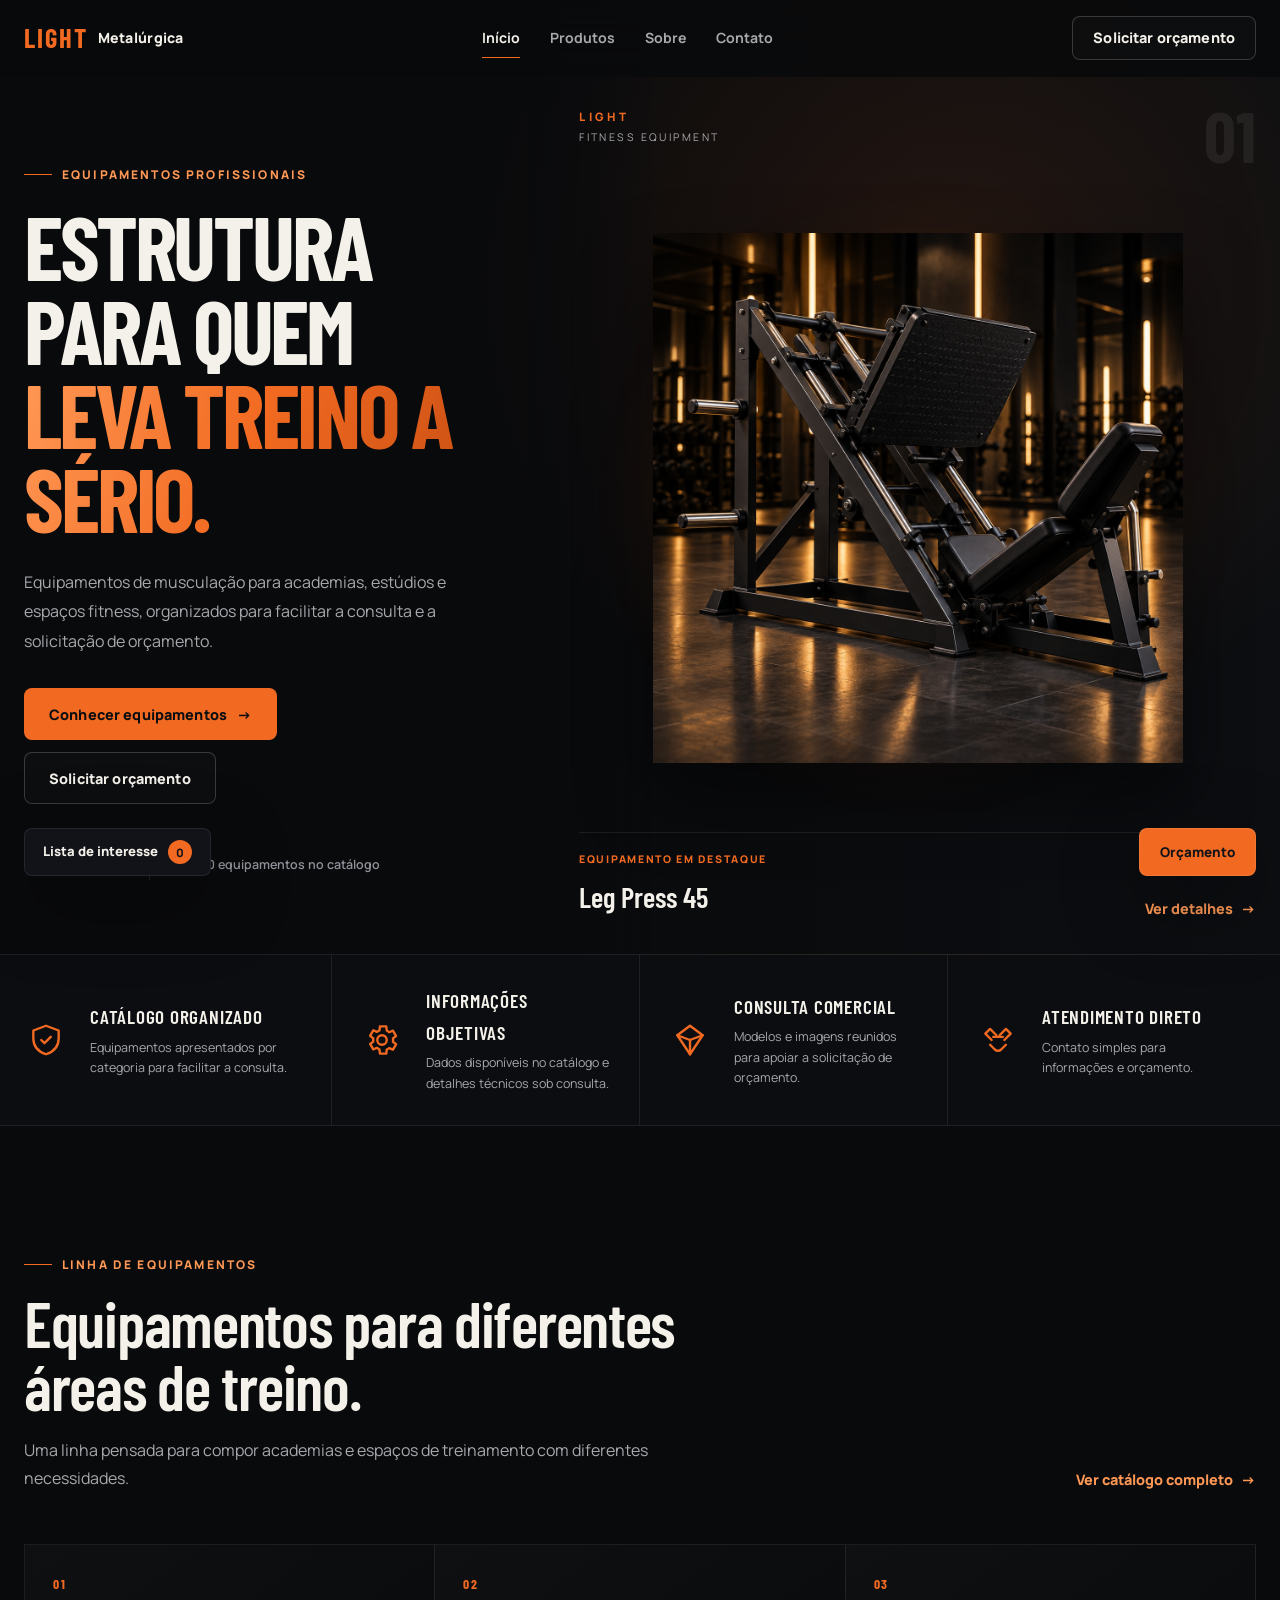
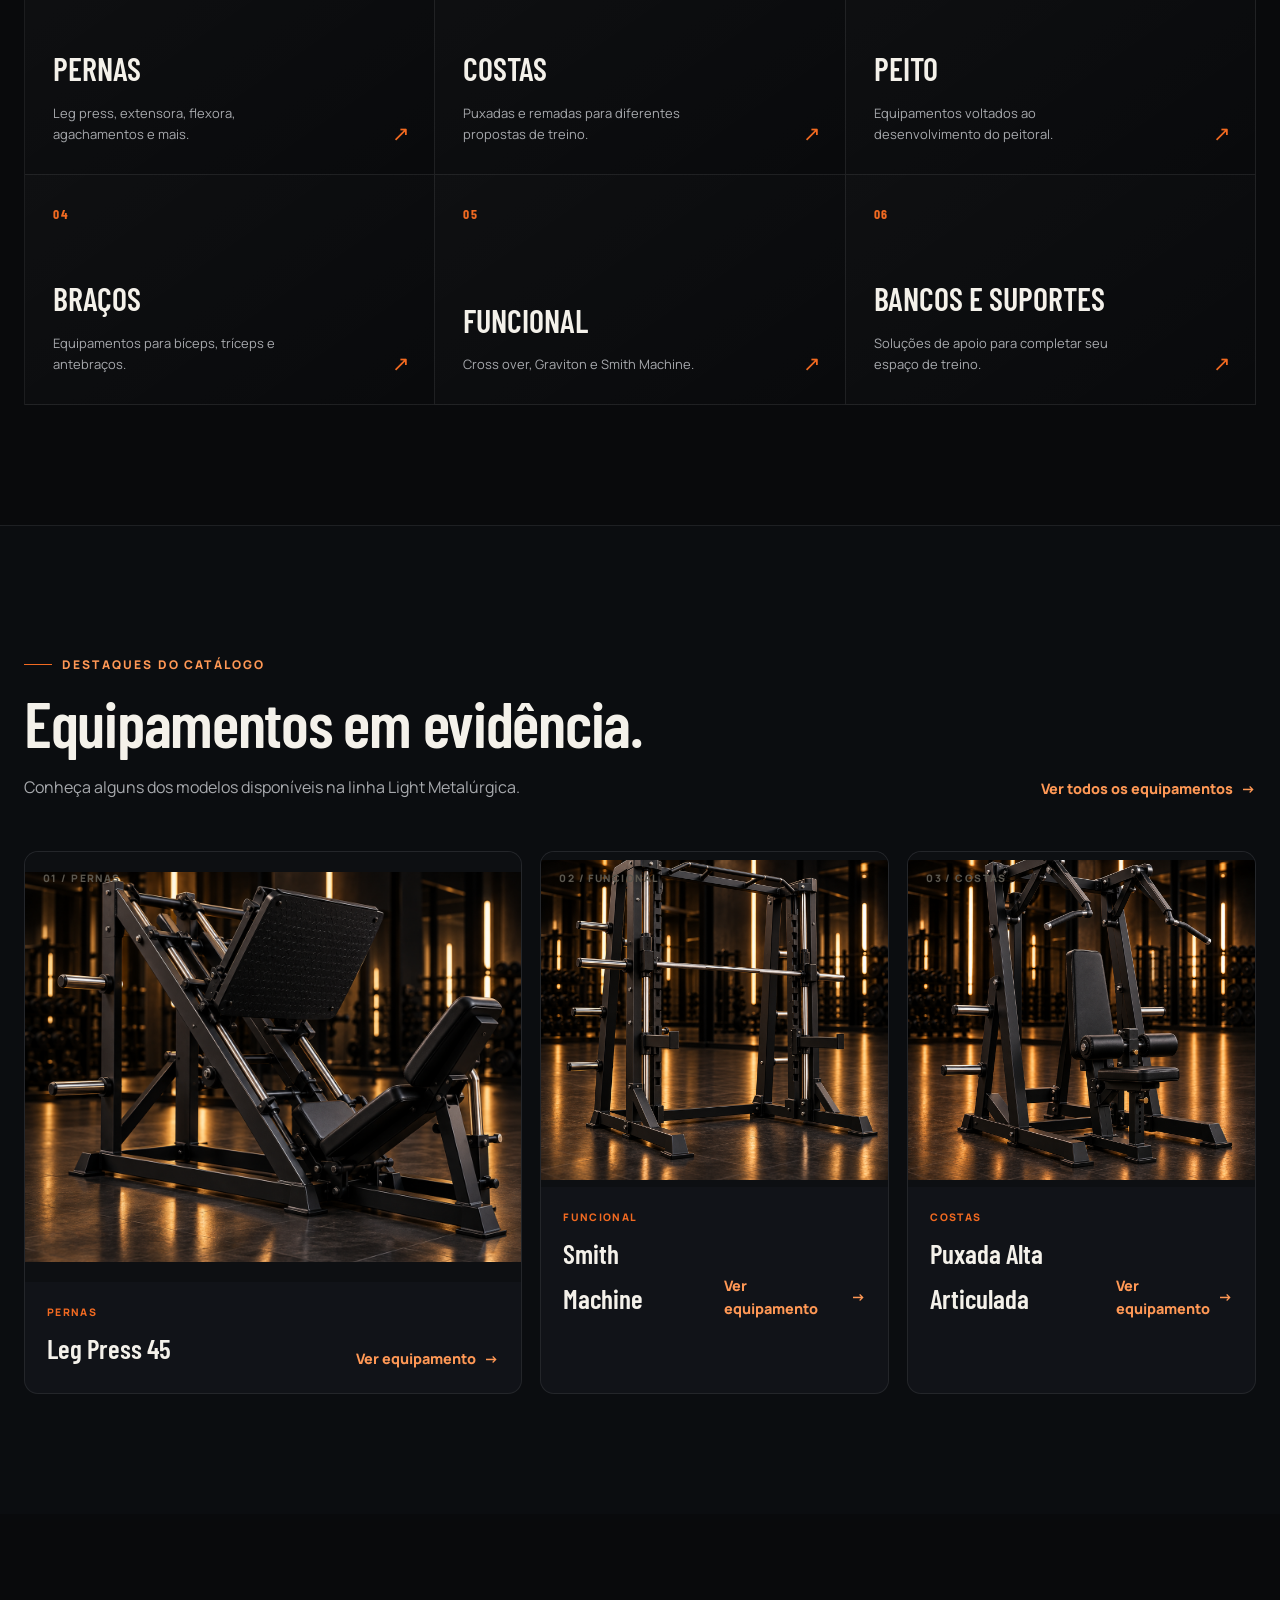
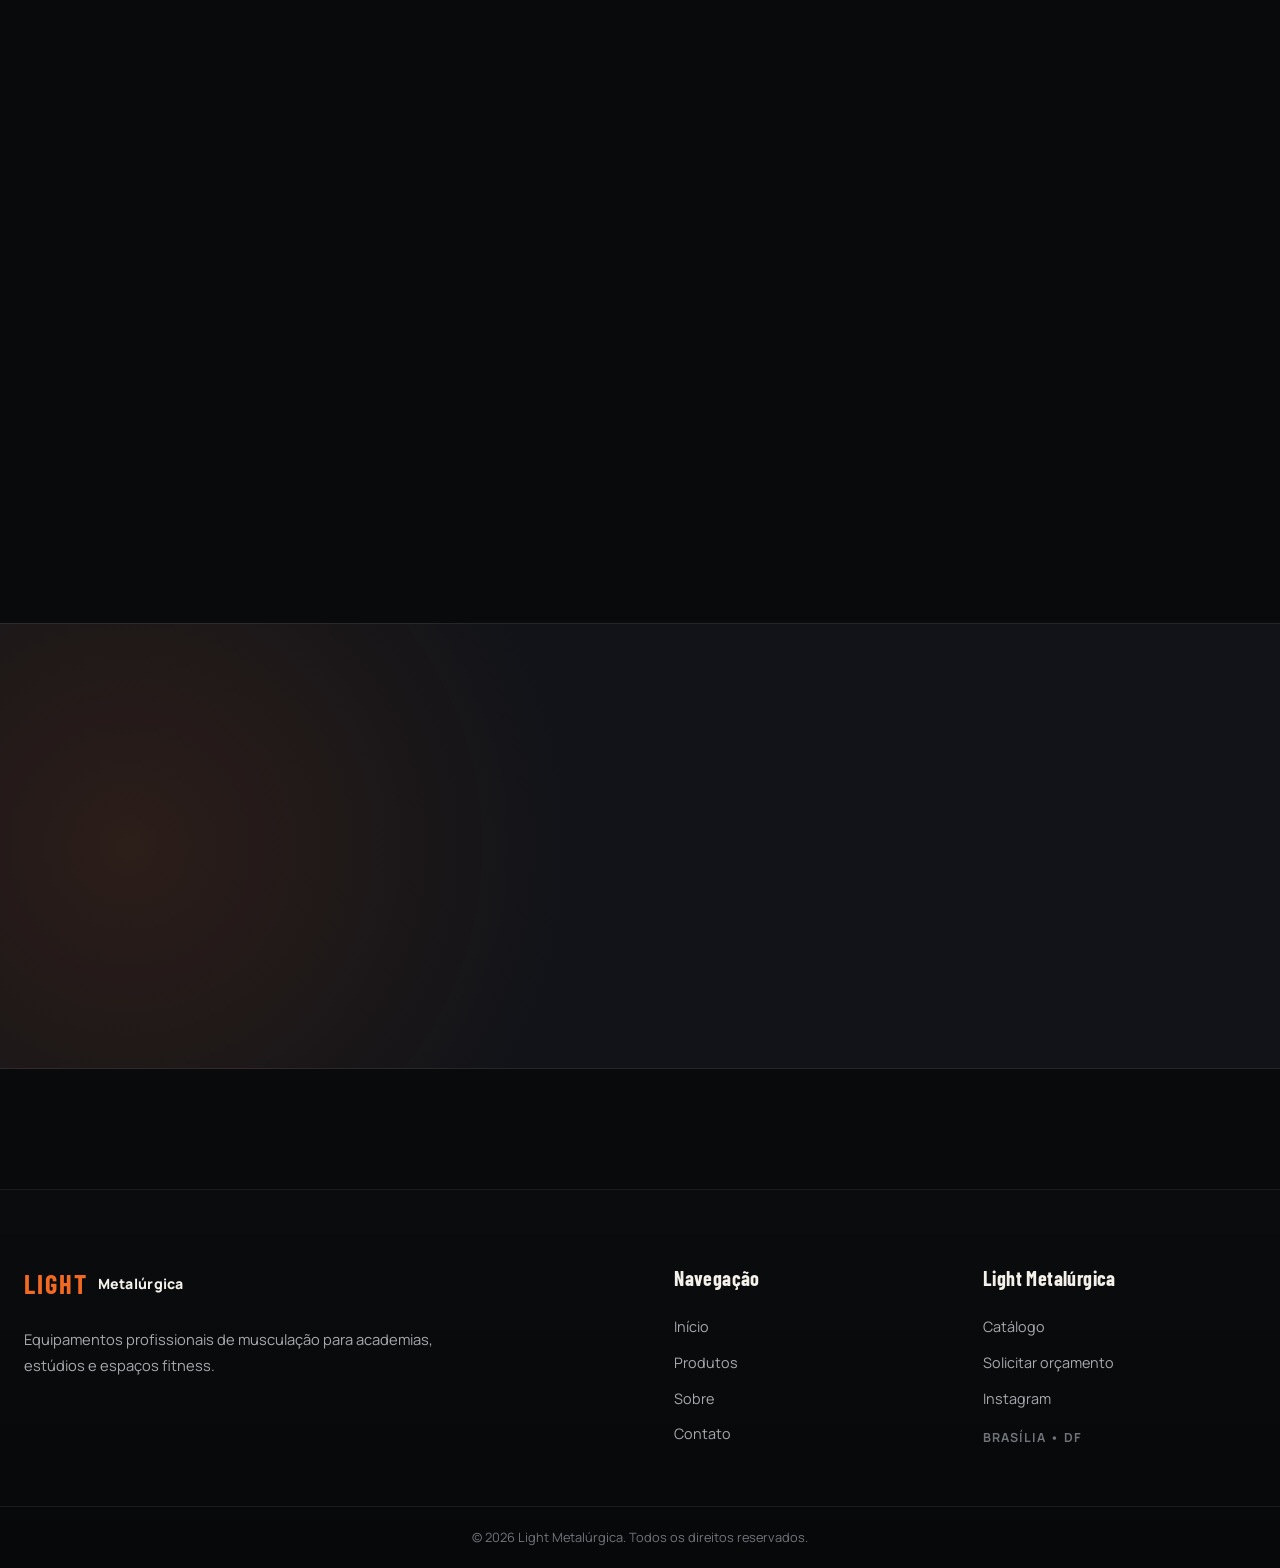
<file: index.html>
<!DOCTYPE html>
<html lang="pt-BR">
<head>
  <meta charset="UTF-8" />
  <meta name="viewport" content="width=device-width, initial-scale=1.0" />

  <meta
    name="description"
    content="Light Metalúrgica - Equipamentos profissionais de musculação para academias, estúdios e espaços fitness."
  />

  <meta name="theme-color" content="#090a0c" />

  <meta
    property="og:title"
    content="Light Metalúrgica | Equipamentos Profissionais"
  />

  <meta
    property="og:description"
    content="Equipamentos profissionais para academias, estúdios e espaços fitness."
  />

  <meta property="og:type" content="website" />
  <meta property="og:locale" content="pt_BR" />

  <title>Light Metalúrgica | Equipamentos Profissionais</title>

  <link rel="stylesheet" href="./css/style.css" />
  <link rel="stylesheet" href="./css/home.css" />
</head>

<body>

  <!-- ================= HEADER ================= -->

  <header class="header" id="header">
    <div class="container header-container">

      <a
        href="index.html"
        class="logo"
        aria-label="Light Metalúrgica - Página inicial"
      >
        <span class="logo-mark">LIGHT</span>
        <span class="logo-text">Metalúrgica</span>
      </a>

      <nav class="nav" id="nav">
        <a href="index.html" class="nav-link active">Início</a>
        <a href="produtos.html" class="nav-link">Produtos</a>
        <a href="sobre.html" class="nav-link">Sobre</a>
        <a href="contato.html" class="nav-link">Contato</a>
      </nav>

      <a href="contato.html" class="btn btn-outline header-cta">
        Solicitar orçamento
      </a>

      <button
        class="menu-toggle"
        id="menuToggle"
        type="button"
        aria-label="Abrir menu"
        aria-expanded="false"
      >
        <span></span>
        <span></span>
        <span></span>
      </button>

    </div>
  </header>


  <main>

    <!-- ================= HERO ================= -->

    <section class="hero-pro">

      <div class="container hero-pro-grid">

        <div class="hero-pro-content">

          <span class="section-badge">
            Equipamentos profissionais
          </span>

          <h1>
            Estrutura para quem
            <span>leva treino a sério.</span>
          </h1>

          <p class="hero-pro-description">
            Equipamentos de musculação para academias, estúdios e espaços fitness, organizados para facilitar a consulta e a solicitação de orçamento.
          </p>

          <div class="hero-pro-actions">

            <a href="produtos.html" class="btn btn-gold">
              Conhecer equipamentos
              <span aria-hidden="true">→</span>
            </a>

            <a href="contato.html" class="btn btn-outline">
              Solicitar orçamento
            </a>

          </div>

          <div class="hero-pro-meta">

            <div class="hero-meta-item">
              <svg
                viewBox="0 0 24 24"
                aria-hidden="true"
              >
                <path
                  d="M20 10c0 5-8 11-8 11S4 15 4 10a8 8 0 1 1 16 0Z"
                />
                <circle cx="12" cy="10" r="2.5" />
              </svg>

              <span>Brasília • DF</span>
            </div>

            <div class="hero-meta-divider"></div>

            <div class="hero-meta-item">
              <svg viewBox="0 0 24 24" aria-hidden="true">
                <path d="M4 7h16v12H4z" />
                <path d="M8 3h8v4H8z" />
              </svg>

              <span id="homeCatalogCount">Carregando catálogo...</span>
            </div>

          </div>

        </div>


        <div class="hero-pro-visual">

          <div class="hero-visual-head">

            <div>
              <span>LIGHT</span>
              <small>FITNESS EQUIPMENT</small>
            </div>

            <strong>01</strong>

          </div>

          <div
            class="hero-equipment"
            id="homeHeroImage"
          ></div>

          <div class="hero-equipment-info">

            <div>
              <span>Equipamento em destaque</span>
              <h2 id="homeHeroName">
                Carregando equipamento...
              </h2>
            </div>

            <a
              href="produtos.html"
              class="text-link"
              id="homeHeroLink"
            >
              Ver detalhes
            </a>

          </div>

        </div>

      </div>

    </section>


    <!-- ================= DIFERENCIAIS ================= -->

    <section class="benefits-strip">

      <div class="container benefits-grid">

        <article class="benefit-item">

          <div class="benefit-icon">
            <svg viewBox="0 0 24 24" aria-hidden="true">
              <path d="M12 3 4 6v5c0 5 3.4 8.4 8 10 4.6-1.6 8-5 8-10V6l-8-3Z"/>
              <path d="m9 12 2 2 4-4"/>
            </svg>
          </div>

          <div>
            <h3>Catálogo organizado</h3>
            <p>
              Equipamentos apresentados por categoria para facilitar a consulta.
            </p>
          </div>

        </article>


        <article class="benefit-item">

          <div class="benefit-icon">
            <svg viewBox="0 0 24 24" aria-hidden="true">
              <circle cx="12" cy="12" r="3"/>
              <path
                d="M19 12a7 7 0 0 0-.1-1l2-1.5-2-3.4-2.4 1A8 8 0 0 0 15 6l-.3-2.6h-4L10.4 6a8 8 0 0 0-1.5.9l-2.4-1-2 3.4L6.5 11a7 7 0 0 0 0 2l-2 1.5 2 3.4 2.4-1A8 8 0 0 0 10.4 18l.3 2.6h4L15 18a8 8 0 0 0 1.5-.9l2.4 1 2-3.4-2-1.5c.1-.4.1-.8.1-1.2Z"
              />
            </svg>
          </div>

          <div>
            <h3>Informações objetivas</h3>
            <p>
              Dados disponíveis no catálogo e detalhes técnicos sob consulta.
            </p>
          </div>

        </article>


        <article class="benefit-item">

          <div class="benefit-icon">
            <svg viewBox="0 0 24 24" aria-hidden="true">
              <path d="m12 3 8 6-8 12L4 9l8-6Z"/>
              <path d="m4 9 8 3 8-3"/>
              <path d="M12 12v9"/>
            </svg>
          </div>

          <div>
            <h3>Consulta comercial</h3>
            <p>
              Modelos e imagens reunidos para apoiar a solicitação de orçamento.
            </p>
          </div>

        </article>


        <article class="benefit-item">

          <div class="benefit-icon">
            <svg viewBox="0 0 24 24" aria-hidden="true">
              <path d="M8 12 4 8l3-3 4 4"/>
              <path d="m16 12 4-4-3-3-4 4"/>
              <path d="m7 15 3 3a3 3 0 0 0 4 0l3-3"/>
              <path d="M9 10h6"/>
            </svg>
          </div>

          <div>
            <h3>Atendimento direto</h3>
            <p>
              Contato simples para informações e orçamento.
            </p>
          </div>

        </article>

      </div>

    </section>


    <!-- ================= CATEGORIAS ================= -->

    <section class="categories-section">

      <div class="container">

        <div class="categories-header">

          <div class="section-heading">

            <span class="section-badge">
              Linha de equipamentos
            </span>

            <h2>
              Equipamentos para diferentes áreas de treino.
            </h2>

            <p>
              Uma linha pensada para compor academias e espaços de treinamento
              com diferentes necessidades.
            </p>

          </div>

          <a href="produtos.html" class="text-link">
            Ver catálogo completo
          </a>

        </div>


        <div class="categories-grid-pro">

          <a href="produtos.html" class="category-card-pro">
            <span class="category-number">01</span>

            <div>
              <h3>Pernas</h3>
              <p>
                Leg press, extensora, flexora, agachamentos e mais.
              </p>
            </div>

            <span class="category-go">↗</span>
          </a>


          <a href="produtos.html" class="category-card-pro">
            <span class="category-number">02</span>

            <div>
              <h3>Costas</h3>
              <p>
                Puxadas e remadas para diferentes propostas de treino.
              </p>
            </div>

            <span class="category-go">↗</span>
          </a>


          <a href="produtos.html" class="category-card-pro">
            <span class="category-number">03</span>

            <div>
              <h3>Peito</h3>
              <p>
                Equipamentos voltados ao desenvolvimento do peitoral.
              </p>
            </div>

            <span class="category-go">↗</span>
          </a>


          <a href="produtos.html" class="category-card-pro">
            <span class="category-number">04</span>

            <div>
              <h3>Braços</h3>
              <p>
                Equipamentos para bíceps, tríceps e antebraços.
              </p>
            </div>

            <span class="category-go">↗</span>
          </a>


          <a href="produtos.html" class="category-card-pro">
            <span class="category-number">05</span>

            <div>
              <h3>Funcional</h3>
              <p>
                Cross over, Graviton e Smith Machine.
              </p>
            </div>

            <span class="category-go">↗</span>
          </a>


          <a href="produtos.html" class="category-card-pro">
            <span class="category-number">06</span>

            <div>
              <h3>Bancos e suportes</h3>
              <p>
                Soluções de apoio para completar seu espaço de treino.
              </p>
            </div>

            <span class="category-go">↗</span>
          </a>

        </div>

      </div>

    </section>


    <!-- ================= DESTAQUES ================= -->

    <section class="featured-products">

      <div class="container">

        <div class="featured-heading">

          <div class="section-heading">

            <span class="section-badge">
              Destaques do catálogo
            </span>

            <h2>
              Equipamentos em evidência.
            </h2>

            <p>
              Conheça alguns dos modelos disponíveis na linha Light Metalúrgica.
            </p>

          </div>

          <a href="produtos.html" class="text-link">
            Ver todos os equipamentos
          </a>

        </div>

        <div class="featured-grid-pro" id="homeFeaturedProducts"></div>

      </div>

    </section>


    <!-- ================= INSTITUCIONAL ================= -->

    <section class="institutional-home">

      <div class="container institutional-home-grid">

        <div class="institutional-side">

          <span class="section-badge">
            Light Metalúrgica
          </span>

          <div class="institutional-number">
            LM
          </div>

        </div>


        <div class="institutional-main">

          <h2>
            Equipamentos que fazem parte da
            <span>estrutura do seu negócio.</span>
          </h2>

          <div class="institutional-copy">

            <p>
              A Light Metalúrgica atua com equipamentos de musculação
              destinados a academias, estúdios e espaços de treinamento.
            </p>

            <p>
              O catálogo reúne os modelos disponíveis e organiza as informações para consulta, comparação e contato com a equipe comercial.
            </p>

          </div>

          <div class="institutional-actions">

            <a href="sobre.html" class="btn btn-outline">
              Conhecer a Light
            </a>

            <a href="contato.html" class="text-link">
              Falar com nossa equipe
            </a>

          </div>

        </div>

      </div>

    </section>


    <!-- ================= CTA FINAL ================= -->

    <section class="final-cta">

      <div class="container final-cta-inner">

        <div>

          <span class="section-badge">
            Seu próximo projeto
          </span>

          <h2>
            Está montando ou renovando
            <span>sua academia?</span>
          </h2>

        </div>


        <div class="final-cta-right">

          <p>
            Explore nossa linha de equipamentos e entre em contato para
            consultar disponibilidade, informações e orçamento.
          </p>

          <div class="final-cta-actions">

            <a
              href="produtos.html"
              class="btn btn-outline"
            >
              Ver equipamentos
            </a>

            <a
              href="contato.html"
              class="btn btn-gold"
            >
              Solicitar orçamento
              <span aria-hidden="true">→</span>
            </a>

          </div>

        </div>

      </div>

    </section>

  </main>


  <!-- ================= FOOTER ================= -->

  <footer class="footer">

    <div class="container footer-container">

      <div class="footer-brand">

        <a href="index.html" class="logo footer-logo">
          <span class="logo-mark">LIGHT</span>
          <span class="logo-text">Metalúrgica</span>
        </a>

        <p>
          Equipamentos profissionais de musculação para academias,
          estúdios e espaços fitness.
        </p>

      </div>


      <div class="footer-column">

        <h4>Navegação</h4>

        <a href="index.html">Início</a>
        <a href="produtos.html">Produtos</a>
        <a href="sobre.html">Sobre</a>
        <a href="contato.html">Contato</a>

      </div>


      <div class="footer-column">

        <h4>Light Metalúrgica</h4>

        <a href="produtos.html">Catálogo</a>
        <a href="contato.html">Solicitar orçamento</a>
        <a
          href="https://www.instagram.com/lightmetalurgica/"
          target="_blank"
          rel="noopener noreferrer"
        >
          Instagram
        </a>

        <span class="footer-location">
          Brasília • DF
        </span>

      </div>

    </div>


    <div class="footer-bottom">
      <p>
        © 2026 Light Metalúrgica. Todos os direitos reservados.
      </p>
    </div>

  </footer>


  <a
    href="contato.html"
    class="whatsapp-float"
    aria-label="Entrar em contato com a Light Metalúrgica"
  >
    Orçamento
  </a>


  <script src="./js/script.js"></script>
  <script src="./js/catalogo-data.js"></script>
  <script src="./js/home.js"></script>

</body>
</html>
</file>
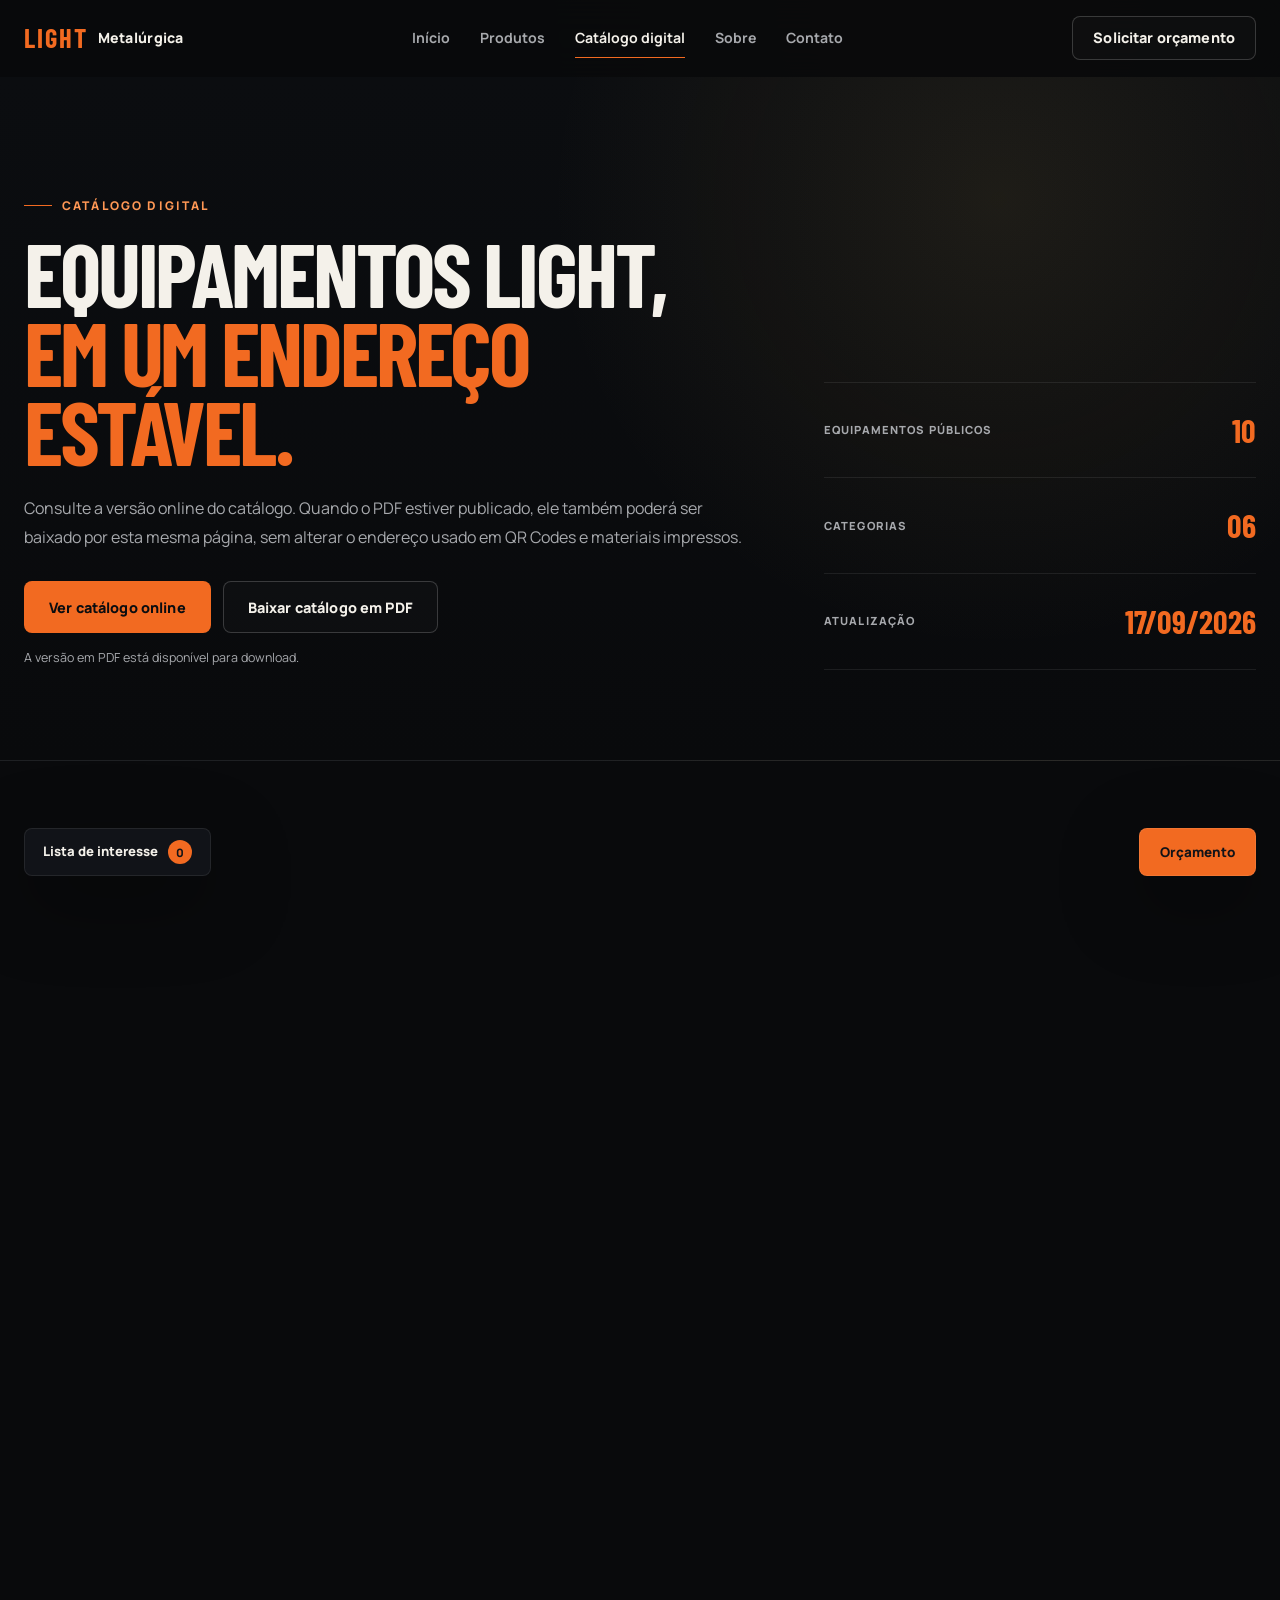
<file: catalogo.html>
<!DOCTYPE html>
<html lang="pt-BR">
<head>
  <meta charset="UTF-8" />
  <meta name="viewport" content="width=device-width, initial-scale=1.0" />
  <meta
    name="description"
    content="Acesse o catálogo digital da Light Metalúrgica, consulte os equipamentos disponíveis e baixe a versão em PDF quando publicada."
  />
  <meta name="theme-color" content="#090a0c" />
  <meta property="og:type" content="website" />
  <meta property="og:locale" content="pt_BR" />
  <meta property="og:title" content="Catálogo Digital | Light Metalúrgica" />
  <meta
    property="og:description"
    content="Consulte online a linha de equipamentos da Light Metalúrgica e acesse a versão em PDF."
  />

  <title>Catálogo Digital | Light Metalúrgica</title>

  <link rel="stylesheet" href="./css/style.css" />
  <link rel="stylesheet" href="./css/catalogo-digital.css" />
</head>
<body>
  <header class="header" id="header">
    <div class="container header-container">
      <a href="index.html" class="logo" aria-label="Light Metalúrgica - Início">
        <span class="logo-mark">LIGHT</span>
        <span class="logo-text">Metalúrgica</span>
      </a>

      <nav class="nav" id="nav">
        <a href="index.html" class="nav-link">Início</a>
        <a href="produtos.html" class="nav-link">Produtos</a>
        <a href="catalogo.html" class="nav-link active">Catálogo digital</a>
        <a href="sobre.html" class="nav-link">Sobre</a>
        <a href="contato.html" class="nav-link">Contato</a>
      </nav>

      <a href="contato.html" class="btn btn-outline header-cta">Solicitar orçamento</a>

      <button
        class="menu-toggle"
        id="menuToggle"
        type="button"
        aria-label="Abrir menu"
        aria-expanded="false"
      >
        <span></span>
        <span></span>
        <span></span>
      </button>
    </div>
  </header>

  <main>
    <section class="digital-catalog-hero">
      <div class="container digital-catalog-hero-grid">
        <div>
          <span class="section-badge">Catálogo digital</span>
          <h1>
            Equipamentos Light,
            <span>em um endereço estável.</span>
          </h1>
          <p>
            Consulte a versão online do catálogo. Quando o PDF estiver publicado,
            ele também poderá ser baixado por esta mesma página, sem alterar o endereço
            usado em QR Codes e materiais impressos.
          </p>

          <div class="digital-catalog-actions">
            <a href="#catalogo-online" class="btn btn-gold">Ver catálogo online</a>
            <a
              href="./arquivos/catalogo-light-metalurgica.pdf"
              class="btn btn-outline is-disabled"
              id="catalogPdfLink"
              aria-disabled="true"
            >
              PDF em preparação
            </a>
          </div>

          <p class="digital-catalog-pdf-status" id="catalogPdfStatus" role="status" aria-live="polite">
            Verificando disponibilidade do PDF...
          </p>
        </div>

        <aside class="digital-catalog-summary" aria-label="Resumo do catálogo">
          <div>
            <span>Equipamentos públicos</span>
            <strong id="digitalCatalogProductCount">...</strong>
          </div>

          <div>
            <span>Categorias</span>
            <strong id="digitalCatalogCategoryCount">...</strong>
          </div>

          <div>
            <span>Atualização</span>
            <strong id="digitalCatalogUpdatedAt">...</strong>
          </div>
        </aside>
      </div>
    </section>

    <section class="digital-catalog-section" id="catalogo-online">
      <div class="container">
        <div class="digital-catalog-heading">
          <div class="section-heading">
            <span class="section-badge">Consulta online</span>
            <h2>Equipamentos disponíveis no site</h2>
            <p>
              Esta lista usa a mesma fonte de dados do catálogo principal. Quando um
              equipamento for ativado no site, ele também passa a aparecer aqui.
            </p>
          </div>

          <a href="produtos.html" class="text-link">Abrir catálogo completo</a>
        </div>

        <div class="digital-catalog-grid" id="digitalCatalogGrid" aria-live="polite">
          <p class="digital-catalog-loading">Carregando equipamentos...</p>
        </div>
      </div>
    </section>

    <section class="digital-catalog-info">
      <div class="container digital-catalog-info-grid">
        <div>
          <span class="section-badge">Por que esta página existe</span>
          <h2>Um link que continua válido mesmo quando o PDF mudar.</h2>
        </div>

        <div>
          <p>
            O QR Code principal do catálogo deve apontar para <strong>catalogo.html</strong>.
            Assim, novas versões do PDF podem substituir o arquivo anterior sem exigir a
            impressão de um novo QR Code.
          </p>
          <a href="contato.html" class="btn btn-outline">Solicitar informações</a>
        </div>
      </div>
    </section>
  </main>

  <footer class="footer">
    <div class="container footer-container">
      <div class="footer-brand">
        <a href="index.html" class="logo footer-logo">
          <span class="logo-mark">LIGHT</span>
          <span class="logo-text">Metalúrgica</span>
        </a>
        <p>Equipamentos de musculação para academias, estúdios e espaços fitness.</p>
      </div>

      <div class="footer-column">
        <h4>Navegação</h4>
        <a href="index.html">Início</a>
        <a href="produtos.html">Produtos</a>
        <a href="catalogo.html">Catálogo digital</a>
        <a href="sobre.html">Sobre</a>
        <a href="contato.html">Contato</a>
      </div>

      <div class="footer-column">
        <h4>Catálogo</h4>
        <a href="#catalogo-online">Consultar online</a>
        <a href="contato.html">Solicitar orçamento</a>
        <span class="footer-location">Brasília • DF</span>
      </div>
    </div>

    <div class="footer-bottom">
      <p>© 2026 Light Metalúrgica. Todos os direitos reservados.</p>
    </div>
  </footer>

  <a href="contato.html" class="whatsapp-float" aria-label="Solicitar orçamento">
    Orçamento
  </a>

  <script src="./js/script.js"></script>
  <script src="./js/catalogo-data.js"></script>
  <script src="./js/catalogo-digital.js"></script>
</body>
</html>
</file>
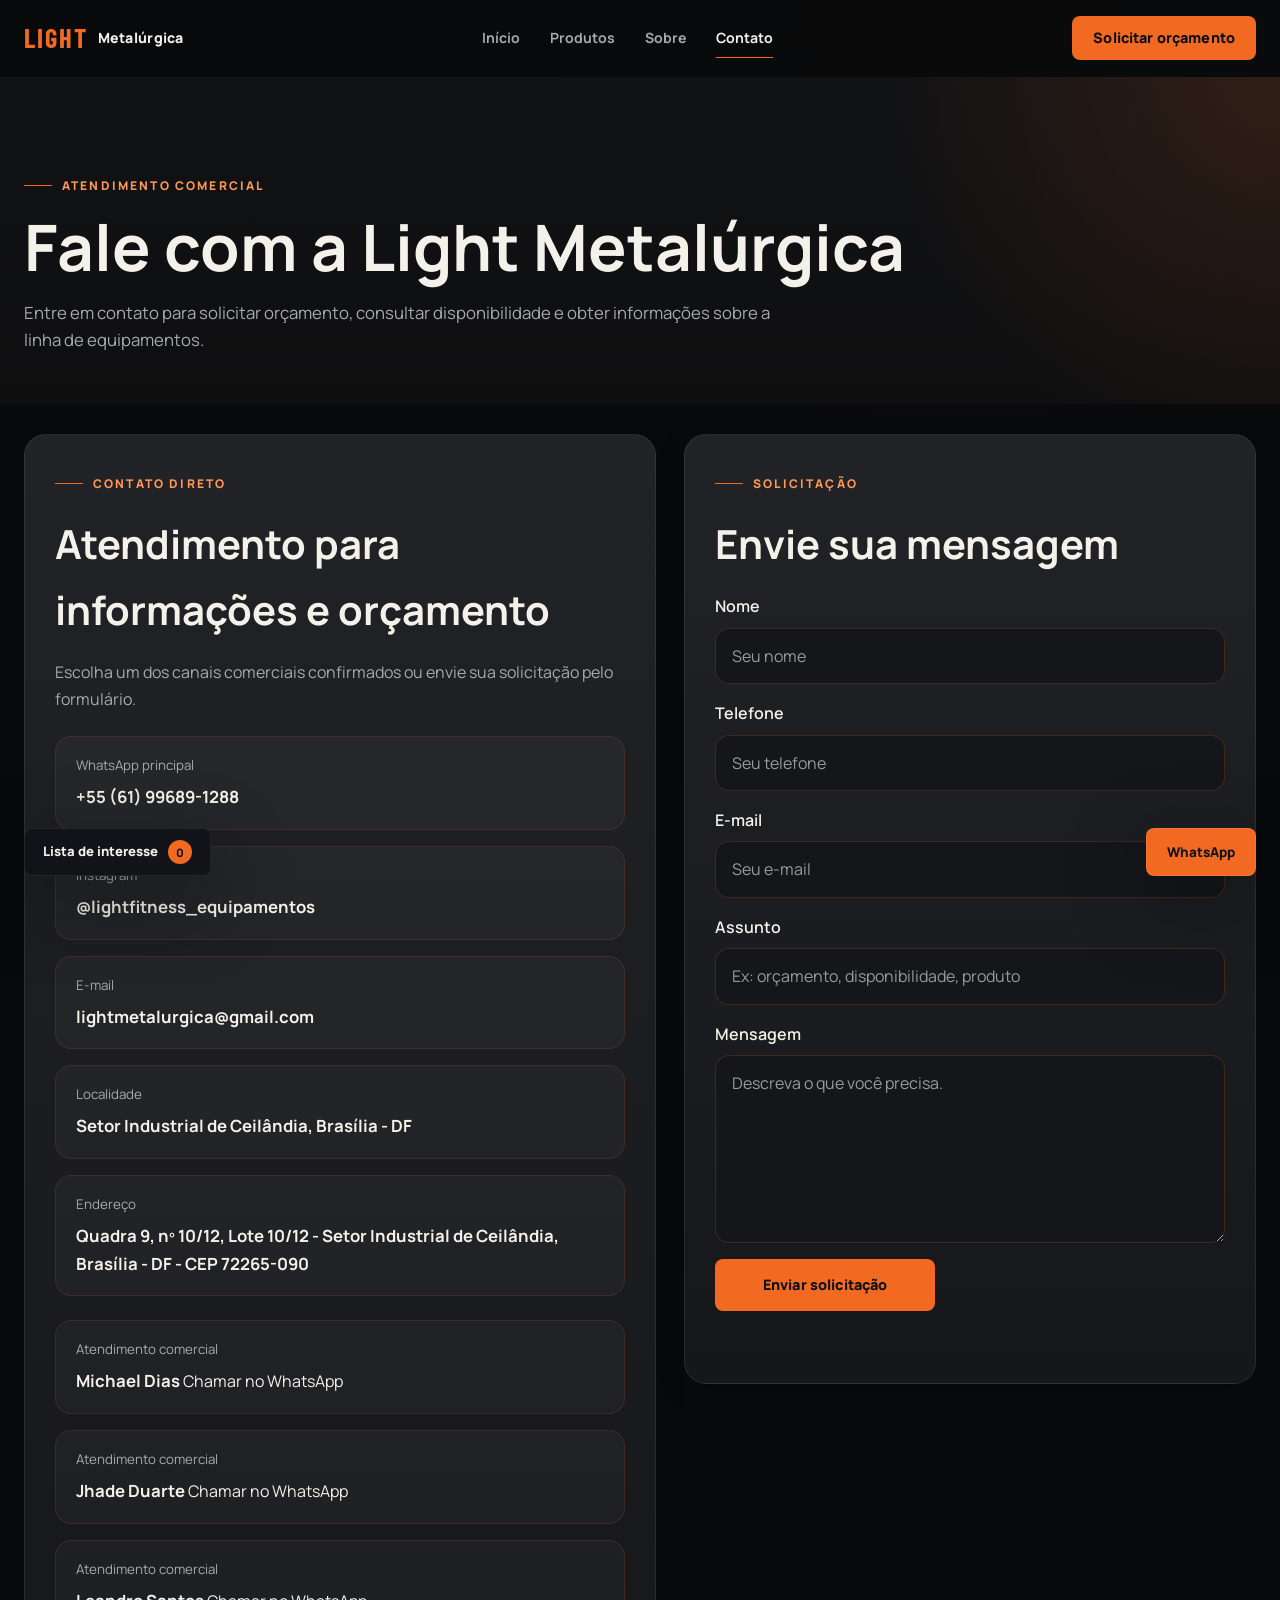
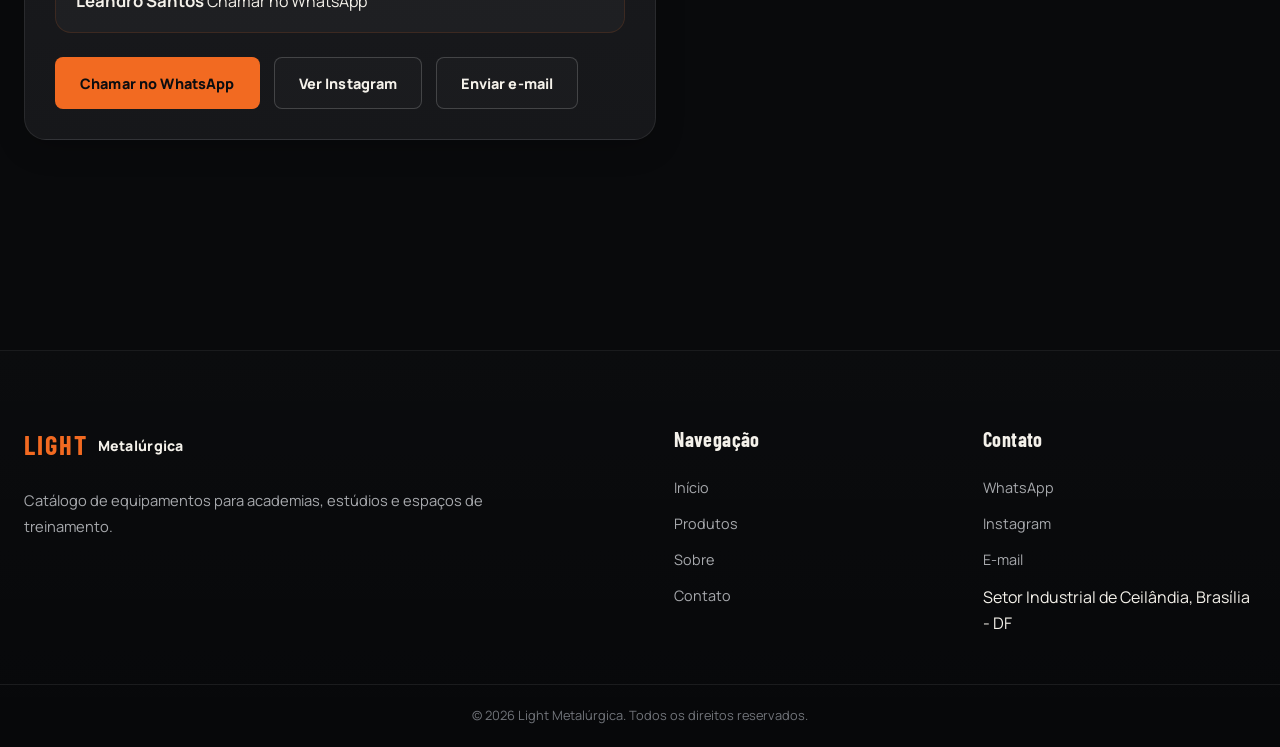
<file: contato.html>
<!DOCTYPE html>
<html lang="pt-BR">
<head>
  <meta charset="UTF-8" />
  <meta name="viewport" content="width=device-width, initial-scale=1.0" />
  <meta
    name="description"
    content="Entre em contato com a Light Metalúrgica para solicitar orçamento, consultar disponibilidade e conhecer nossa linha de equipamentos."
  />
  <title>Contato | Light Metalúrgica</title>

  <link rel="stylesheet" href="./css/style.css" />
  <link rel="stylesheet" href="./css/contato.css" />
  <link rel="stylesheet" href="./css/contato-feedback.css" />
</head>
<body>
  <header class="header" id="header">
    <div class="container header-container">
      <a href="index.html" class="logo" aria-label="Light Metalúrgica - Início">
        <span class="logo-mark">LIGHT</span>
        <span class="logo-text">Metalúrgica</span>
      </a>

      <nav class="nav" id="nav">
        <a href="index.html" class="nav-link">Início</a>
        <a href="produtos.html" class="nav-link">Produtos</a>
        <a href="sobre.html" class="nav-link">Sobre</a>
        <a href="contato.html" class="nav-link active">Contato</a>
      </nav>

      <a href="contato.html" class="btn btn-gold header-cta">Solicitar orçamento</a>

      <button class="menu-toggle" id="menuToggle" type="button" aria-label="Abrir menu" aria-expanded="false">
        <span></span>
        <span></span>
        <span></span>
      </button>
    </div>
  </header>

  <main>
    <section class="contact-hero">
      <div class="container">
        <span class="section-badge">Atendimento comercial</span>
        <h1>Fale com a Light Metalúrgica</h1>
        <p>
          Entre em contato para solicitar orçamento, consultar disponibilidade
          e obter informações sobre a linha de equipamentos.
        </p>
      </div>
    </section>

    <section class="contact-section">
      <div class="container contact-grid">
        <div class="contact-info-box">
          <span class="section-badge">Contato direto</span>
          <h2>Atendimento para informações e orçamento</h2>
          <p>
            Escolha um dos canais comerciais confirmados ou envie sua solicitação pelo formulário.
          </p>

          <p class="contact-pending-notice" id="contactPendingNotice">
            Os canais diretos serão exibidos aqui após o carregamento dos dados oficiais.
          </p>

          <div class="contact-cards">
            <div class="contact-card" data-contact-whatsapp-card hidden>
              <small>WhatsApp principal</small>
              <strong data-contact-whatsapp-text></strong>
            </div>

            <div class="contact-card" data-contact-instagram-card hidden>
              <small>Instagram</small>
              <strong data-contact-instagram-text></strong>
            </div>

            <div class="contact-card" data-contact-email-card hidden>
              <small>E-mail</small>
              <strong data-contact-email-text></strong>
            </div>

            <div class="contact-card" data-contact-location-card hidden>
              <small>Localidade</small>
              <strong data-contact-location-text></strong>
            </div>

            <div class="contact-card" data-contact-address-card hidden>
              <small>Endereço</small>
              <strong data-contact-address-text></strong>
            </div>
          </div>

          <div class="contact-cards" data-contact-sellers hidden></div>

          <div class="contact-info-actions">
            <a data-contact-whatsapp-link class="btn btn-gold" hidden>Chamar no WhatsApp</a>
            <a data-contact-instagram-link class="btn btn-outline" hidden>Ver Instagram</a>
            <a data-contact-email-link class="btn btn-outline" hidden>Enviar e-mail</a>
          </div>
        </div>

        <div class="contact-form-box">
          <span class="section-badge">Solicitação</span>
          <h2>Envie sua mensagem</h2>

          <form
            id="contactForm"
            action="https://formspree.io/f/mdawdeyb"
            method="POST"
            class="contact-form"
          >
            <input type="hidden" name="_subject" value="Nova solicitação pelo site Light Metalúrgica" />

            <div class="form-row">
              <label for="nome">Nome</label>
              <input type="text" id="nome" name="nome" placeholder="Seu nome" autocomplete="name" required />
            </div>

            <div class="form-row">
              <label for="telefone">Telefone</label>
              <input type="text" id="telefone" name="telefone" placeholder="Seu telefone" autocomplete="tel" inputmode="tel" />
            </div>

            <div class="form-row">
              <label for="email">E-mail</label>
              <input type="email" id="email" name="email" placeholder="Seu e-mail" autocomplete="email" required />
            </div>

            <div class="form-row">
              <label for="assunto">Assunto</label>
              <input type="text" id="assunto" name="assunto" placeholder="Ex: orçamento, disponibilidade, produto" />
            </div>

            <div class="form-row">
              <label for="mensagem">Mensagem</label>
              <textarea id="mensagem" name="mensagem" rows="6" placeholder="Descreva o que você precisa." required></textarea>
            </div>

            <button type="submit" class="btn btn-gold form-submit">Enviar solicitação</button>
          </form>
        </div>
      </div>
    </section>
  </main>

  <footer class="footer">
    <div class="container footer-container">
      <div class="footer-brand">
        <a href="index.html" class="logo footer-logo">
          <span class="logo-mark">LIGHT</span>
          <span class="logo-text">Metalúrgica</span>
        </a>
        <p>Catálogo de equipamentos para academias, estúdios e espaços de treinamento.</p>
      </div>

      <div class="footer-column">
        <h4>Navegação</h4>
        <a href="index.html">Início</a>
        <a href="produtos.html">Produtos</a>
        <a href="sobre.html">Sobre</a>
        <a href="contato.html">Contato</a>
      </div>

      <div class="footer-column">
        <h4>Contato</h4>
        <a data-contact-whatsapp-link hidden>WhatsApp</a>
        <a data-contact-instagram-link hidden>Instagram</a>
        <a data-contact-email-link hidden>E-mail</a>
        <span data-contact-location-text hidden></span>
      </div>
    </div>

    <div class="footer-bottom">
      <p>© 2026 Light Metalúrgica. Todos os direitos reservados.</p>
    </div>
  </footer>

  <a data-contact-whatsapp-link class="whatsapp-float" aria-label="Entrar em contato pelo WhatsApp" hidden>
    WhatsApp
  </a>

  <script src="./js/script.js"></script>
  <script src="./js/contato.js"></script>
</body>
</html>
</file>
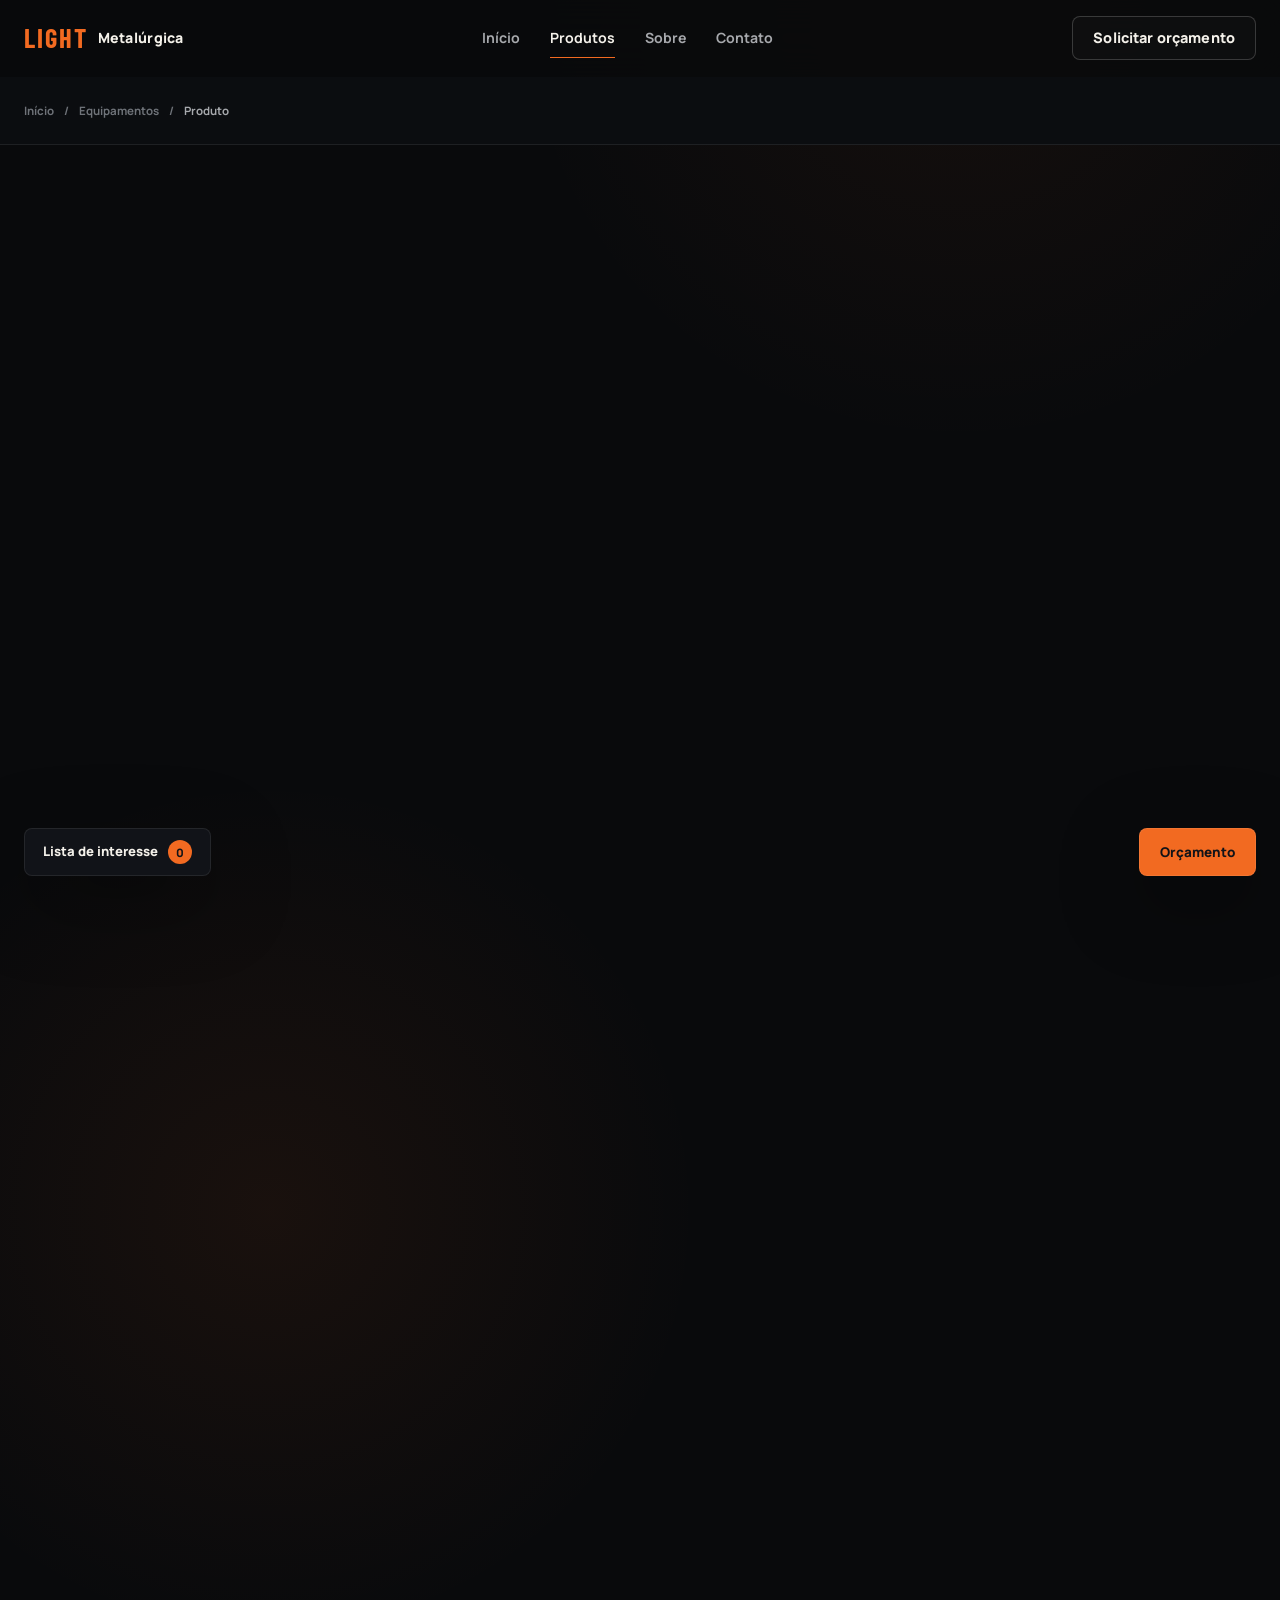
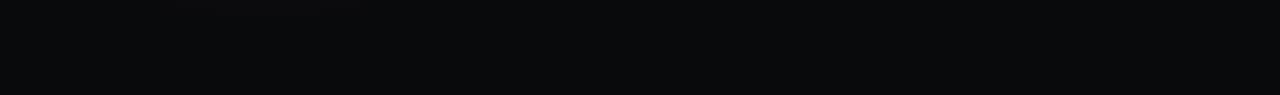
<file: produto.html>
<!DOCTYPE html>
<html lang="pt-BR">
<head>
  <meta charset="UTF-8" />
  <meta name="viewport" content="width=device-width, initial-scale=1.0" />

  <meta
    name="description"
    content="Conheça os equipamentos profissionais da Light Metalúrgica e solicite informações e orçamento."
  />

  <meta name="theme-color" content="#090a0c" />
  <meta property="og:type" content="website" />
  <meta property="og:locale" content="pt_BR" />

  <title>Equipamento | Light Metalúrgica</title>

  <link rel="stylesheet" href="./css/style.css" />
  <link rel="stylesheet" href="./css/produto.css" />
  <link rel="stylesheet" href="./css/produto-ficha.css" />
</head>

<body>
  <header class="header" id="header">
    <div class="container header-container">
      <a href="index.html" class="logo" aria-label="Light Metalúrgica - Início">
        <span class="logo-mark">LIGHT</span>
        <span class="logo-text">Metalúrgica</span>
      </a>

      <nav class="nav" id="nav">
        <a href="index.html" class="nav-link">Início</a>
        <a href="produtos.html" class="nav-link active">Produtos</a>
        <a href="sobre.html" class="nav-link">Sobre</a>
        <a href="contato.html" class="nav-link">Contato</a>
      </nav>

      <a href="contato.html" class="btn btn-outline header-cta">
        Solicitar orçamento
      </a>

      <button
        class="menu-toggle"
        id="menuToggle"
        type="button"
        aria-label="Abrir menu"
        aria-expanded="false"
      >
        <span></span>
        <span></span>
        <span></span>
      </button>
    </div>
  </header>

  <main>
    <div class="product-breadcrumb">
      <div class="container">
        <a href="index.html">Início</a>
        <span>/</span>
        <a href="produtos.html">Equipamentos</a>
        <span>/</span>
        <strong id="breadcrumbProduct">Produto</strong>
      </div>
    </div>

    <section class="product-detail-section">
      <div class="container" id="productDetailContainer">
        <div class="product-loading">
          <span class="section-badge">Light Equipment</span>
          <h1>Carregando equipamento...</h1>
        </div>
      </div>
    </section>

    <section class="related-products-section" id="relatedSection">
      <div class="container">
        <div class="related-heading">
          <div class="section-heading">
            <span class="section-badge">Continue explorando</span>
            <h2>Outros equipamentos.</h2>
            <p>
              Conheça outras opções disponíveis no catálogo da Light Metalúrgica.
            </p>
          </div>

          <a href="produtos.html" class="text-link">Ver catálogo completo</a>
        </div>

        <div class="related-products-grid" id="relatedProducts"></div>
      </div>
    </section>

    <section class="product-final-cta">
      <div class="container product-final-cta-inner">
        <div>
          <span class="section-badge">Atendimento comercial</span>
          <h2>
            Quer saber mais sobre
            <span id="finalCtaProductName">este equipamento?</span>
          </h2>
        </div>

        <div class="product-final-content">
          <p>
            Entre em contato para consultar informações, disponibilidade e
            solicitar um orçamento específico para este modelo.
          </p>

          <a href="contato.html" class="btn btn-gold" id="finalQuoteLink">
            Solicitar orçamento deste modelo
            <span aria-hidden="true">→</span>
          </a>
        </div>
      </div>
    </section>
  </main>

  <footer class="footer">
    <div class="container footer-container">
      <div class="footer-brand">
        <a href="index.html" class="logo footer-logo">
          <span class="logo-mark">LIGHT</span>
          <span class="logo-text">Metalúrgica</span>
        </a>

        <p>
          Equipamentos profissionais de musculação para academias, estúdios e
          espaços fitness.
        </p>
      </div>

      <div class="footer-column">
        <h4>Navegação</h4>
        <a href="index.html">Início</a>
        <a href="produtos.html">Produtos</a>
        <a href="sobre.html">Sobre</a>
        <a href="contato.html">Contato</a>
      </div>

      <div class="footer-column">
        <h4>Light Metalúrgica</h4>
        <a href="produtos.html">Catálogo</a>
        <a href="contato.html">Solicitar orçamento</a>
        <a
          href="https://www.instagram.com/lightmetalurgica/"
          target="_blank"
          rel="noopener noreferrer"
        >
          Instagram
        </a>
        <span class="footer-location">Brasília • DF</span>
      </div>
    </div>

    <div class="footer-bottom">
      <p>© 2026 Light Metalúrgica. Todos os direitos reservados.</p>
    </div>
  </footer>

  <a href="contato.html" class="whatsapp-float" aria-label="Solicitar orçamento">
    Orçamento
  </a>

  <script src="./js/script.js"></script>
  <script src="./js/catalogo-data.js"></script>
  <script src="./js/produto.js"></script>
</body>
</html>
</file>
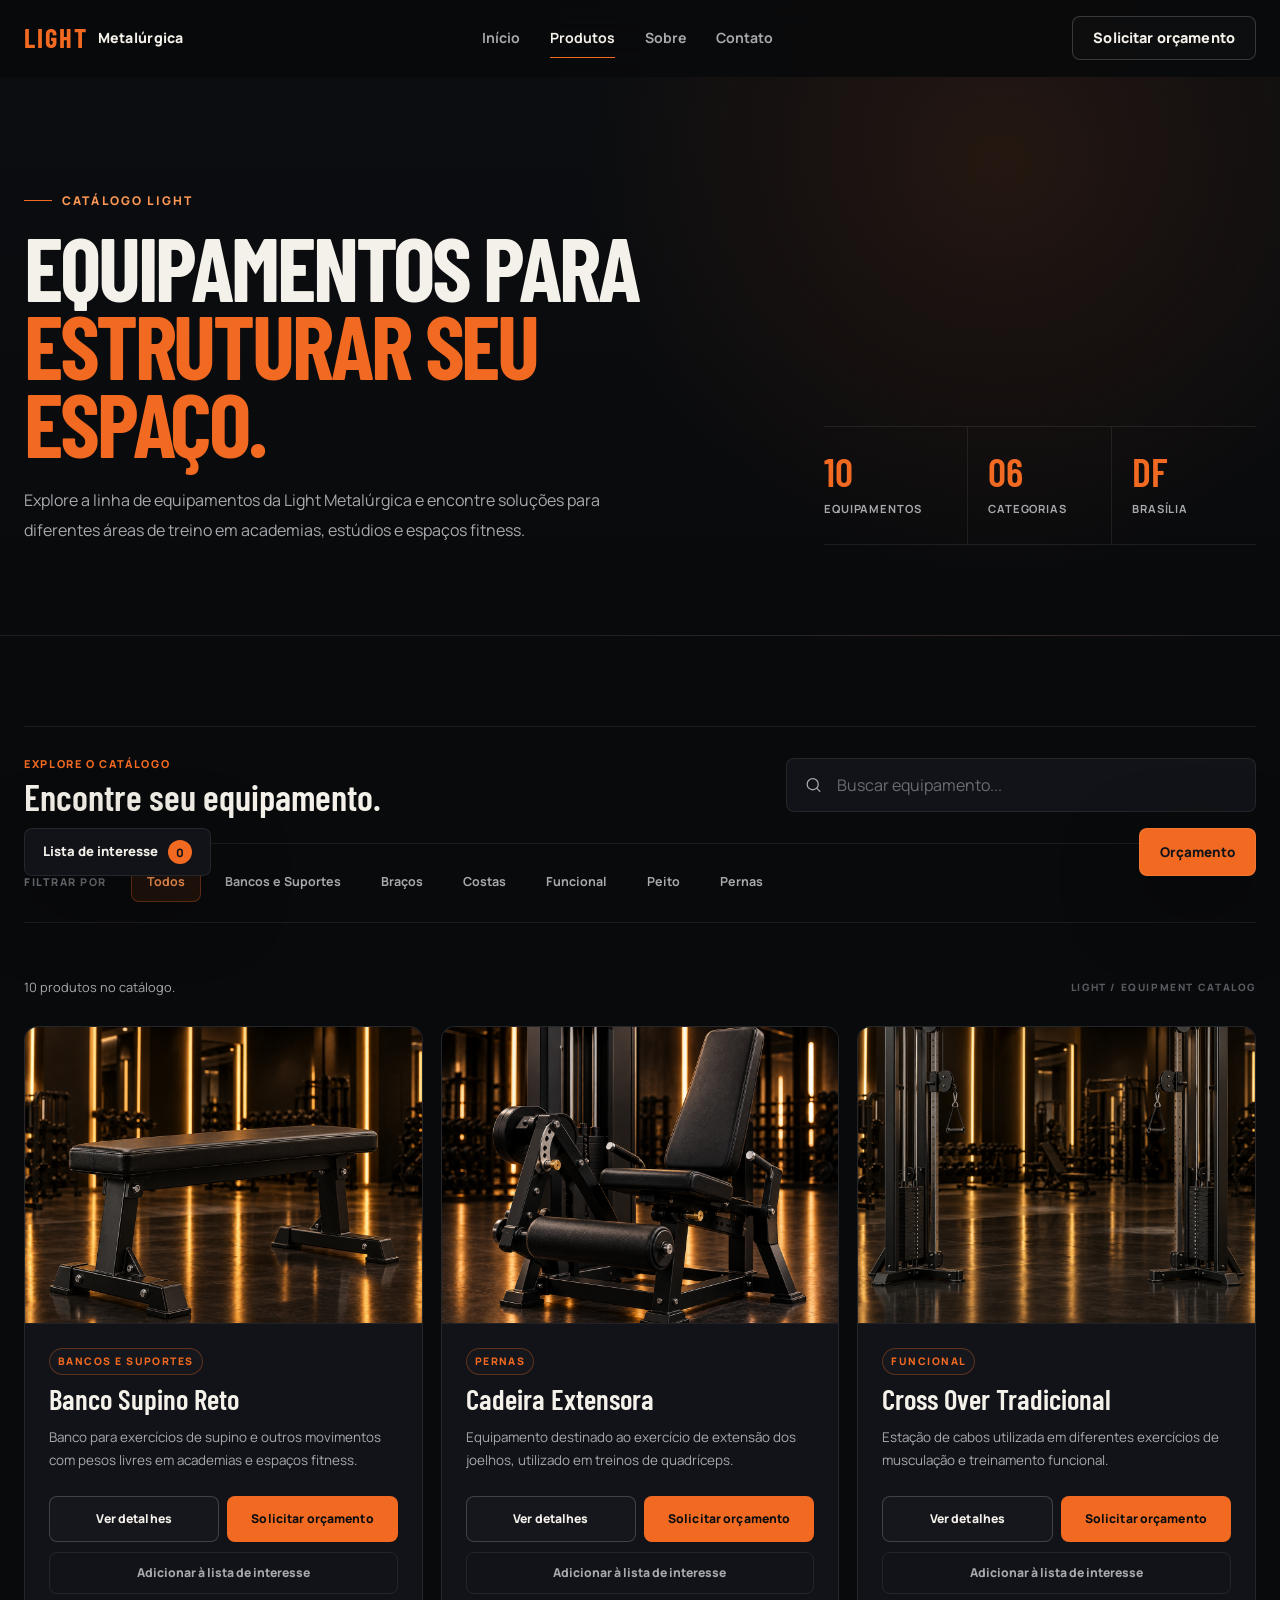
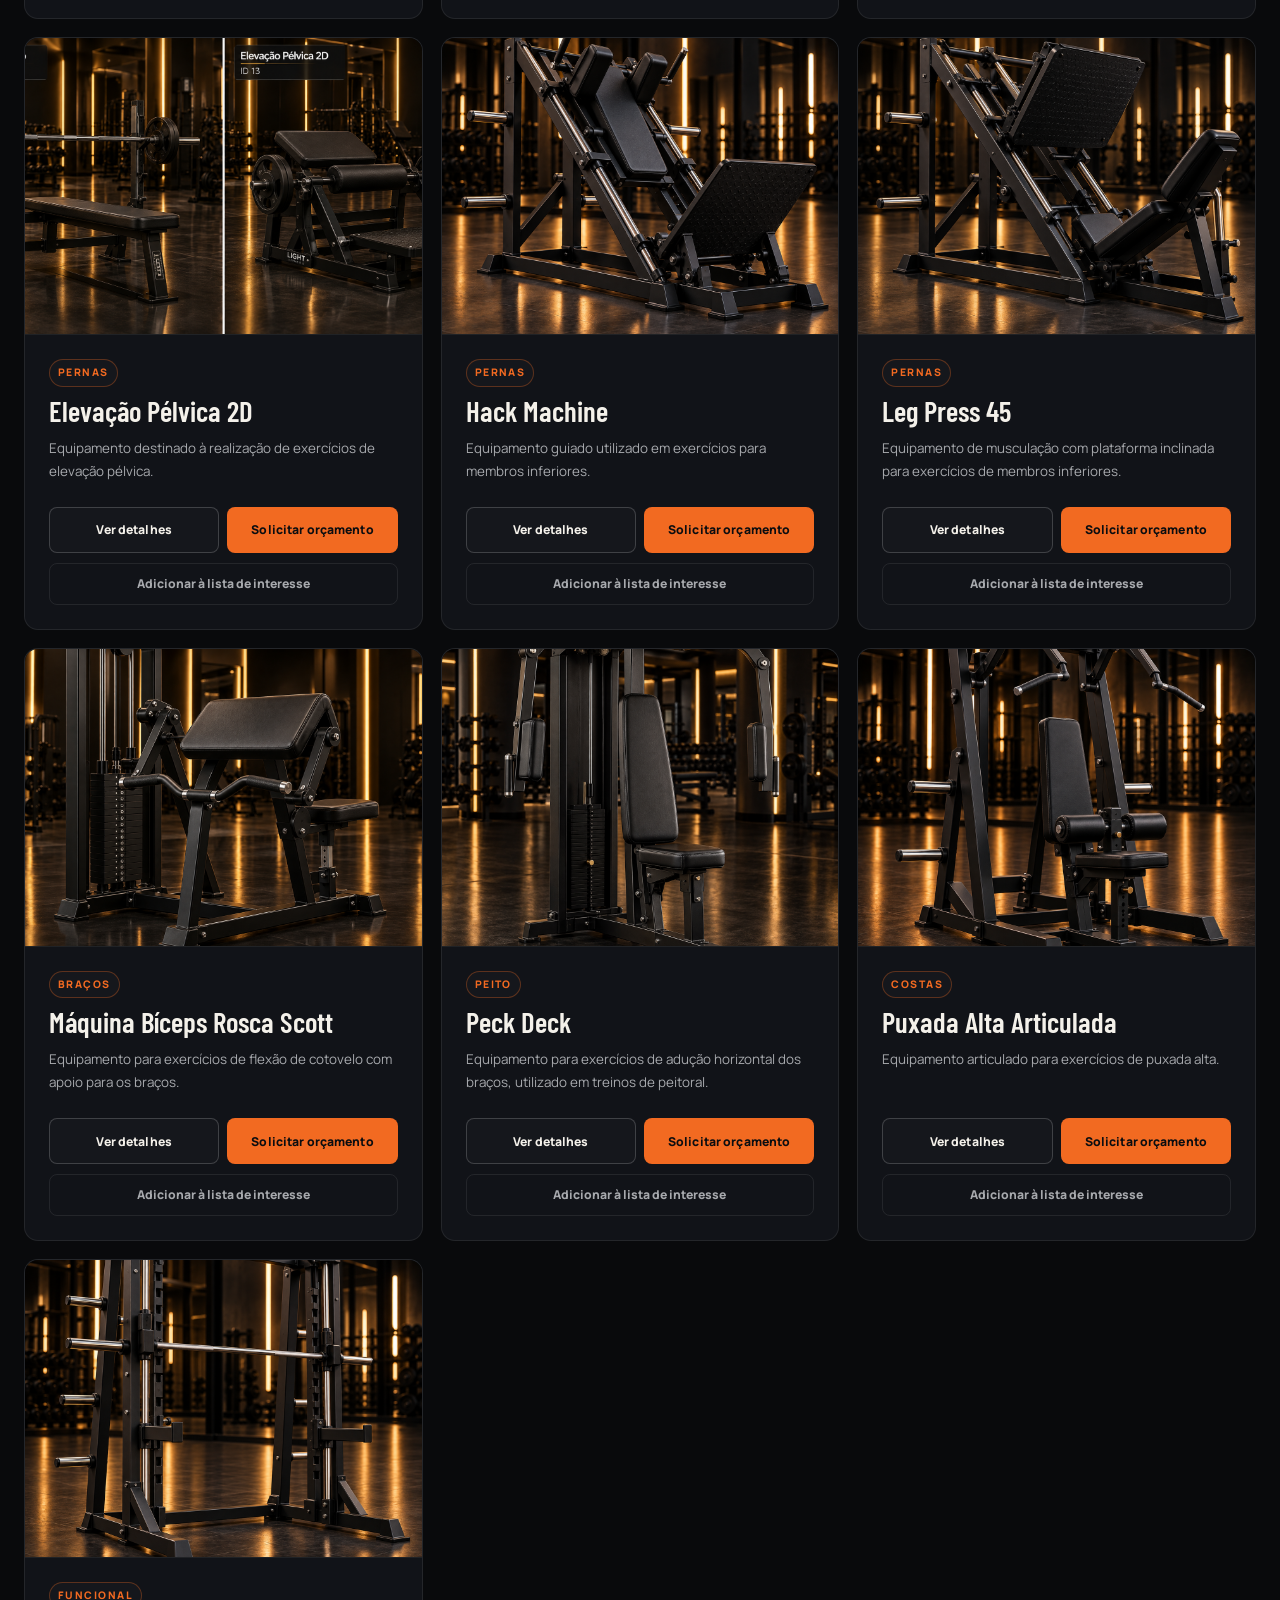
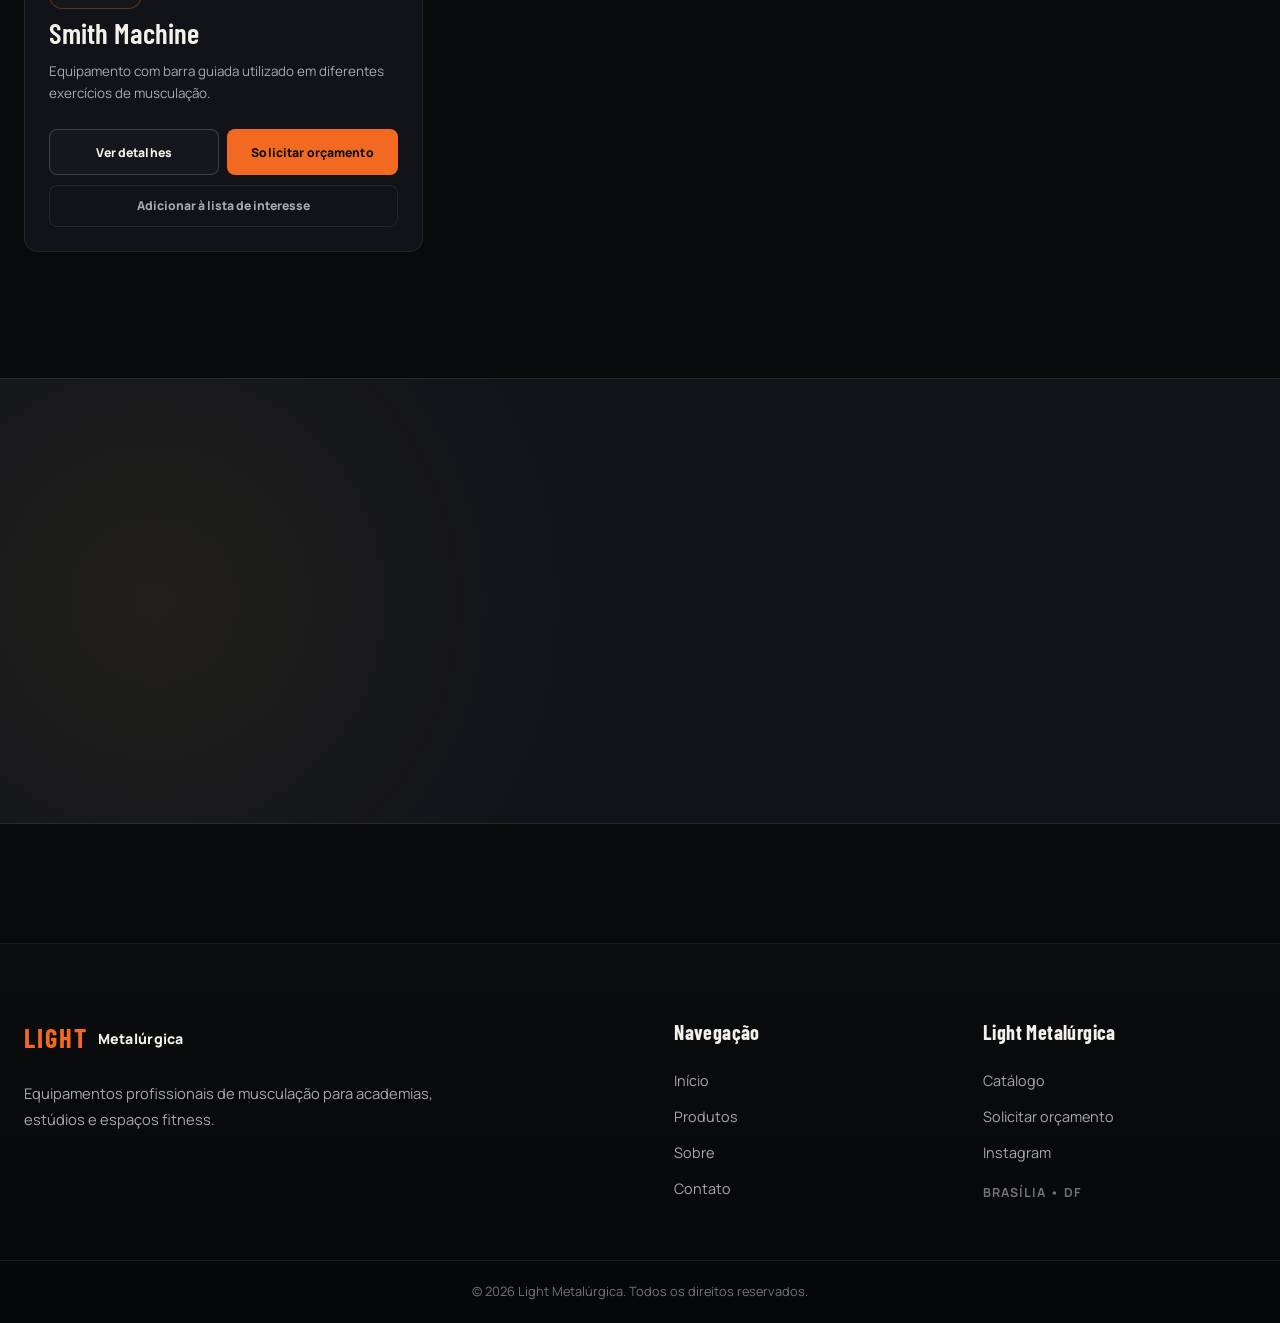
<file: produtos.html>
<!DOCTYPE html>
<html lang="pt-BR">
<head>
  <meta charset="UTF-8" />
  <meta name="viewport" content="width=device-width, initial-scale=1.0" />

  <meta
    name="description"
    content="Conheça o catálogo de equipamentos profissionais da Light Metalúrgica para academias, estúdios e espaços fitness."
  />

  <meta name="theme-color" content="#090a0c" />

  <meta
    property="og:title"
    content="Catálogo | Light Metalúrgica"
  />

  <meta
    property="og:description"
    content="Equipamentos profissionais de musculação para academias, estúdios e espaços fitness."
  />

  <meta property="og:type" content="website" />
  <meta property="og:locale" content="pt_BR" />

  <title>Catálogo | Light Metalúrgica</title>

  <link rel="stylesheet" href="./css/style.css" />
  <link rel="stylesheet" href="./css/produtos.css" />
</head>

<body>

  <!-- ================= HEADER ================= -->

  <header class="header" id="header">
    <div class="container header-container">

      <a
        href="index.html"
        class="logo"
        aria-label="Light Metalúrgica - Início"
      >
        <span class="logo-mark">LIGHT</span>
        <span class="logo-text">Metalúrgica</span>
      </a>

      <nav class="nav" id="nav">
        <a href="index.html" class="nav-link">Início</a>
        <a href="produtos.html" class="nav-link active">Produtos</a>
        <a href="sobre.html" class="nav-link">Sobre</a>
        <a href="contato.html" class="nav-link">Contato</a>
      </nav>

      <a href="contato.html" class="btn btn-outline header-cta">
        Solicitar orçamento
      </a>

      <button
        class="menu-toggle"
        id="menuToggle"
        type="button"
        aria-label="Abrir menu"
        aria-expanded="false"
      >
        <span></span>
        <span></span>
        <span></span>
      </button>

    </div>
  </header>


  <main>

    <!-- ================= HERO ================= -->

    <section class="catalog-hero">

      <div class="container catalog-hero-grid">

        <div class="catalog-hero-content">

          <span class="section-badge">
            Catálogo Light
          </span>

          <h1>
            Equipamentos para
            <span>estruturar seu espaço.</span>
          </h1>

          <p>
            Explore a linha de equipamentos da Light Metalúrgica e encontre
            soluções para diferentes áreas de treino em academias, estúdios
            e espaços fitness.
          </p>

        </div>


        <div class="catalog-hero-data">

          <div class="catalog-stat">
            <strong id="catalogTotalProducts">...</strong>
            <span>equipamentos</span>
          </div>

          <div class="catalog-stat">
            <strong id="catalogTotalCategories">...</strong>
            <span>categorias</span>
          </div>

          <div class="catalog-stat">
            <strong>DF</strong>
            <span>Brasília</span>
          </div>

        </div>

      </div>

    </section>


    <!-- ================= CATÁLOGO ================= -->

    <section class="catalog-section">

      <div class="container">

        <!-- FERRAMENTAS -->

        <div class="catalog-tools">

          <div class="catalog-tools-top">

            <div class="catalog-tools-title">
              <span>Explore o catálogo</span>

              <h2>
                Encontre seu equipamento.
              </h2>
            </div>


            <div class="search-box">

              <svg
                viewBox="0 0 24 24"
                aria-hidden="true"
              >
                <circle cx="11" cy="11" r="7"></circle>
                <path d="m20 20-4-4"></path>
              </svg>

              <label
                for="searchInput"
                class="sr-only"
              >
                Buscar equipamento
              </label>

              <input
                type="search"
                id="searchInput"
                autocomplete="off"
                placeholder="Buscar equipamento..."
              />

            </div>

          </div>


          <div class="catalog-filter-row">

            <span class="filter-label">
              Filtrar por
            </span>

            <div
              class="category-filters"
              id="categoryFilters"
            ></div>

          </div>

        </div>


        <!-- RESULTADOS -->

        <div class="catalog-results-header">

          <p id="resultsInfo">
            Carregando equipamentos...
          </p>

          <span>
            LIGHT / EQUIPMENT CATALOG
          </span>

        </div>


        <!-- GRID -->

        <div
          class="products-grid"
          id="productsGrid"
        ></div>


        <!-- VAZIO -->

        <div
          class="empty-state hidden"
          id="emptyState"
        >
          <span>Sem resultados</span>

          <h3>
            Nenhum equipamento encontrado.
          </h3>

          <p>
            Tente outro termo de busca ou selecione uma categoria diferente.
          </p>
        </div>

      </div>

    </section>


    <!-- ================= CTA ================= -->

    <section class="catalog-cta">

      <div class="container catalog-cta-inner">

        <div>

          <span class="section-badge">
            Atendimento comercial
          </span>

          <h2>
            Encontrou o equipamento
            <span>que procurava?</span>
          </h2>

        </div>


        <div class="catalog-cta-content">

          <p>
            Entre em contato com a Light Metalúrgica para consultar
            informações, disponibilidade e solicitar orçamento.
          </p>

          <div class="catalog-cta-actions">

            <a
              href="contato.html"
              class="btn btn-gold"
            >
              Solicitar orçamento
              <span aria-hidden="true">→</span>
            </a>

            <a
              href="sobre.html"
              class="btn btn-outline"
            >
              Conhecer a Light
            </a>

          </div>

        </div>

      </div>

    </section>

  </main>


  <!-- ================= FOOTER ================= -->

  <footer class="footer">

    <div class="container footer-container">

      <div class="footer-brand">

        <a
          href="index.html"
          class="logo footer-logo"
        >
          <span class="logo-mark">LIGHT</span>
          <span class="logo-text">Metalúrgica</span>
        </a>

        <p>
          Equipamentos profissionais de musculação para academias,
          estúdios e espaços fitness.
        </p>

      </div>


      <div class="footer-column">

        <h4>Navegação</h4>

        <a href="index.html">Início</a>
        <a href="produtos.html">Produtos</a>
        <a href="sobre.html">Sobre</a>
        <a href="contato.html">Contato</a>

      </div>


      <div class="footer-column">

        <h4>Light Metalúrgica</h4>

        <a href="produtos.html">Catálogo</a>
        <a href="contato.html">Solicitar orçamento</a>

        <a
          href="https://www.instagram.com/lightmetalurgica/"
          target="_blank"
          rel="noopener noreferrer"
        >
          Instagram
        </a>

        <span class="footer-location">
          Brasília • DF
        </span>

      </div>

    </div>


    <div class="footer-bottom">
      <p>
        © 2026 Light Metalúrgica. Todos os direitos reservados.
      </p>
    </div>

  </footer>


  <a
    href="contato.html"
    class="whatsapp-float"
    aria-label="Solicitar orçamento"
  >
    Orçamento
  </a>


  <script src="./js/script.js"></script>
  <script src="./js/catalogo-data.js"></script>
  <script src="./js/produtos.js"></script>

</body>
</html>
</file>
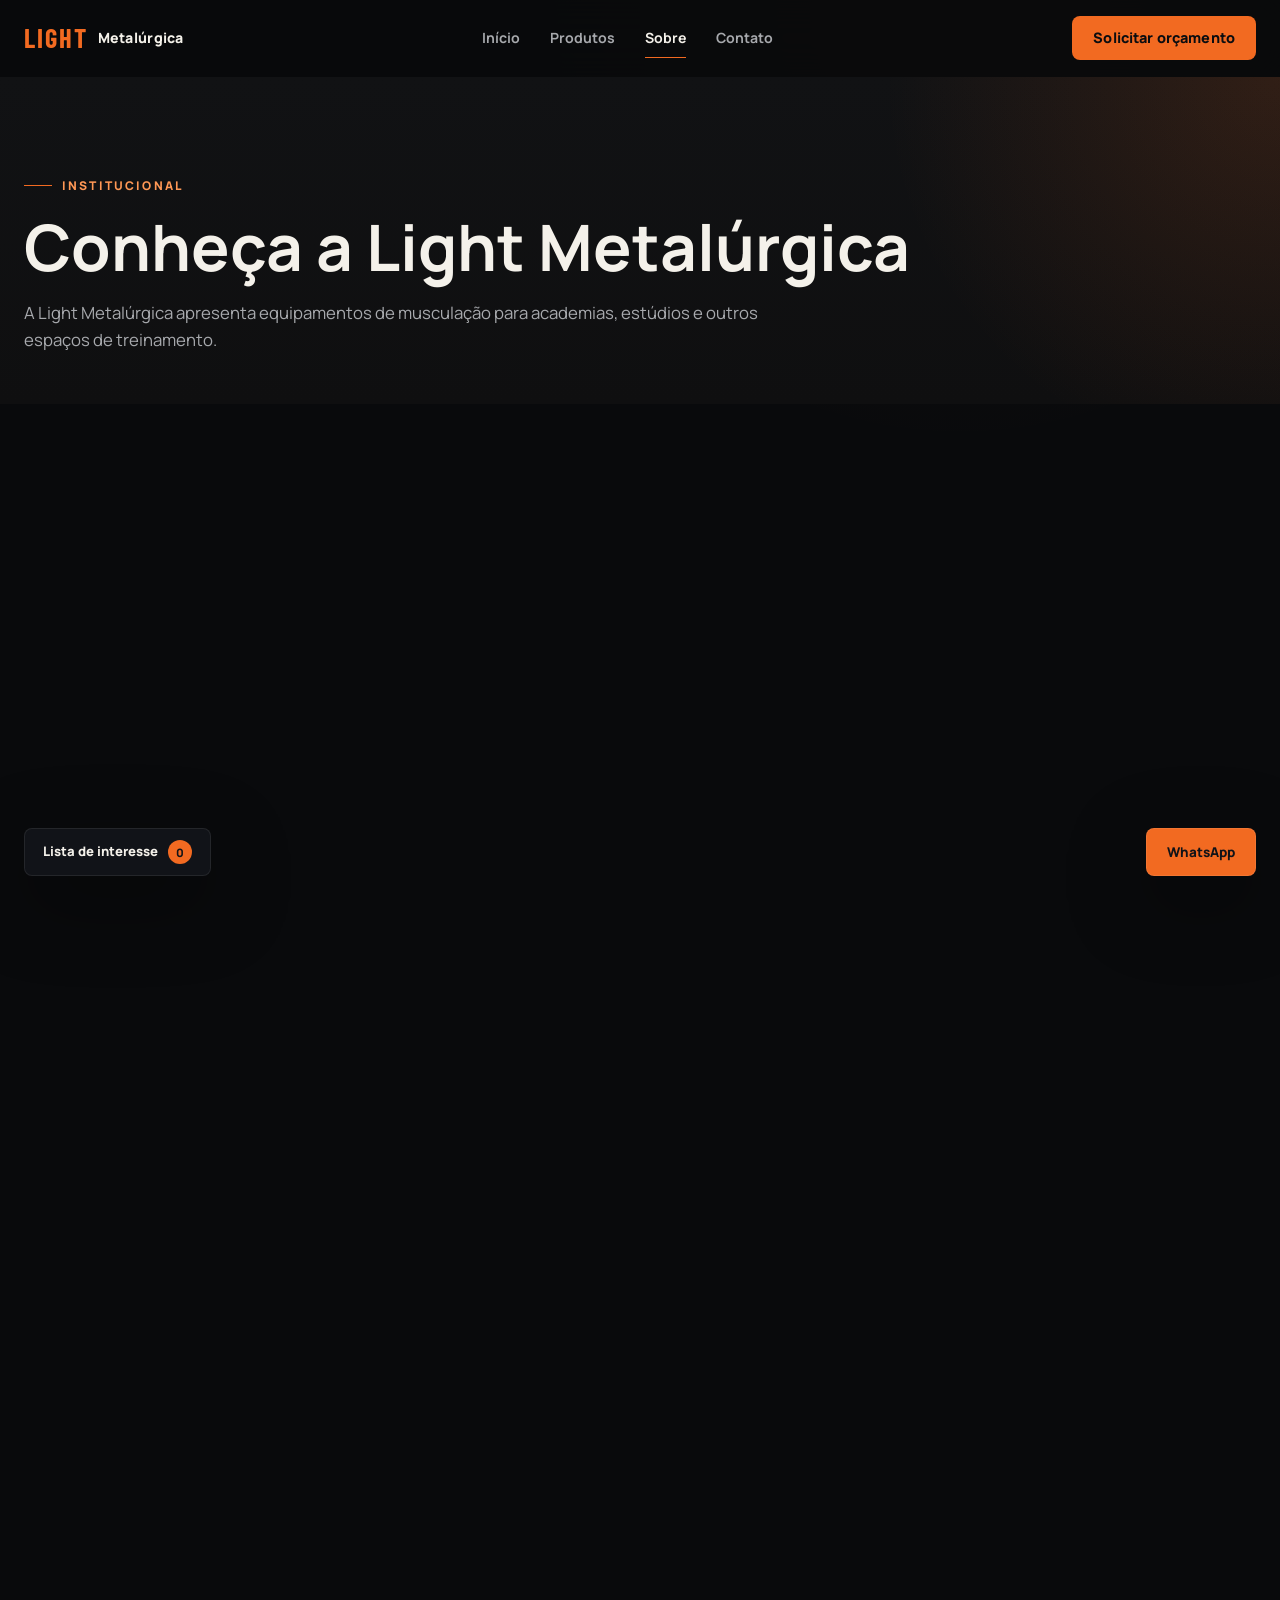
<file: sobre.html>
<!DOCTYPE html>
<html lang="pt-BR">
<head>
  <meta charset="UTF-8" />
  <meta name="viewport" content="width=device-width, initial-scale=1.0" />
  <meta
    name="description"
    content="Conheça a Light Metalúrgica e a linha de equipamentos apresentada para academias, estúdios e espaços fitness."
  />
  <title>Sobre | Light Metalúrgica</title>

  <link rel="stylesheet" href="./css/style.css" />
  <link rel="stylesheet" href="./css/sobre.css" />
</head>
<body>
  <header class="header" id="header">
    <div class="container header-container">
      <a href="index.html" class="logo" aria-label="Light Metalúrgica - Início">
        <span class="logo-mark">LIGHT</span>
        <span class="logo-text">Metalúrgica</span>
      </a>

      <nav class="nav" id="nav">
        <a href="index.html" class="nav-link">Início</a>
        <a href="produtos.html" class="nav-link">Produtos</a>
        <a href="sobre.html" class="nav-link active">Sobre</a>
        <a href="contato.html" class="nav-link">Contato</a>
      </nav>

      <a href="contato.html" class="btn btn-gold header-cta">Solicitar orçamento</a>

      <button
        class="menu-toggle"
        id="menuToggle"
        type="button"
        aria-label="Abrir menu"
        aria-expanded="false"
      >
        <span></span>
        <span></span>
        <span></span>
      </button>
    </div>
  </header>

  <main>
    <section class="about-hero">
      <div class="container">
        <span class="section-badge">Institucional</span>
        <h1>Conheça a Light Metalúrgica</h1>
        <p>
          A Light Metalúrgica apresenta equipamentos de musculação para academias,
          estúdios e outros espaços de treinamento.
        </p>
      </div>
    </section>

    <section class="about-section">
      <div class="container about-grid">
        <div class="about-main">
          <span class="section-badge">Sobre a marca</span>
          <h2>Uma apresentação clara da linha de equipamentos</h2>

          <p>
            O catálogo reúne modelos para diferentes áreas de treino e organiza as
            informações disponíveis de forma simples para consulta comercial.
          </p>

          <p>
            Cada página de equipamento apresenta nome, categoria, imagem e descrição
            básica. Informações técnicas que ainda não foram confirmadas permanecem
            disponíveis sob consulta com a equipe comercial.
          </p>

          <p>
            O site também oferece canais diretos para dúvidas sobre modelos,
            disponibilidade e solicitação de orçamento.
          </p>
        </div>

        <div class="about-side">
          <div class="about-side-card">
            <small>Público</small>
            <strong>Academias, estúdios e espaços fitness</strong>
          </div>

          <div class="about-side-card">
            <small>Catálogo</small>
            <strong>Equipamentos organizados por categoria</strong>
          </div>

          <div class="about-side-card">
            <small>Atendimento</small>
            <strong>Informações e orçamento sob consulta</strong>
          </div>
        </div>
      </div>
    </section>

    <section class="values-section">
      <div class="container">
        <div class="section-heading">
          <span class="section-badge">Informações do site</span>
          <h2>O que você encontra por aqui</h2>
          <p>
            O conteúdo foi organizado para facilitar a consulta dos equipamentos e o
            contato com a equipe comercial, sem apresentar como confirmadas informações
            técnicas que ainda dependem de validação.
          </p>
        </div>

        <div class="values-grid">
          <article class="value-card">
            <h3>Catálogo organizado</h3>
            <p>Produtos separados por categorias, com busca e acesso às páginas individuais.</p>
          </article>

          <article class="value-card">
            <h3>Informações objetivas</h3>
            <p>
              Descrições básicas dos modelos e indicação clara quando algum dado precisa
              ser consultado diretamente com a empresa.
            </p>
          </article>

          <article class="value-card">
            <h3>Contato comercial</h3>
            <p>
              Canais para solicitar orçamento, confirmar disponibilidade e obter detalhes
              adicionais sobre os equipamentos.
            </p>
          </article>
        </div>
      </div>
    </section>

    <section class="about-cta">
      <div class="container about-cta-box">
        <div>
          <span class="section-badge">Próximo passo</span>
          <h2>Explore a linha de equipamentos da Light Metalúrgica</h2>
          <p>Consulte o catálogo e entre em contato para solicitar informações e orçamento.</p>
        </div>

        <div class="cta-actions">
          <a href="produtos.html" class="btn btn-gold">Ver catálogo</a>
          <a href="contato.html" class="btn btn-outline">Entrar em contato</a>
        </div>
      </div>
    </section>
  </main>

  <footer class="footer">
    <div class="container footer-container">
      <div class="footer-brand">
        <a href="index.html" class="logo footer-logo">
          <span class="logo-mark">LIGHT</span>
          <span class="logo-text">Metalúrgica</span>
        </a>
        <p>Equipamentos de musculação apresentados para academias, estúdios e espaços fitness.</p>
      </div>

      <div class="footer-column">
        <h4>Navegação</h4>
        <a href="index.html">Início</a>
        <a href="produtos.html">Produtos</a>
        <a href="sobre.html">Sobre</a>
        <a href="contato.html">Contato</a>
      </div>

      <div class="footer-column">
        <h4>Contato</h4>
        <a data-contact-whatsapp-link hidden>WhatsApp</a>
        <a data-contact-instagram-link hidden>Instagram</a>
        <a data-contact-email-link hidden>E-mail</a>
        <span data-contact-location-text hidden></span>
      </div>
    </div>

    <div class="footer-bottom">
      <p>© 2026 Light Metalúrgica. Todos os direitos reservados.</p>
    </div>
  </footer>

  <a
    data-contact-whatsapp-link
    class="whatsapp-float"
    aria-label="Entrar em contato pelo WhatsApp"
    hidden
  >
    WhatsApp
  </a>

  <script src="./js/script.js"></script>
</body>
</html>
</file>
<file: css/style.css>
@import url("https://fonts.googleapis.com/css2?family=Barlow+Condensed:wght@500;600;700&family=Manrope:wght@400;500;600;700;800&display=swap");

:root {
  --gold: #c8a55b;
  --gold-light: #e1c782;
  --gold-dark: #8d6f32;

  --bg: #090a0c;
  --surface: #111318;
  --surface-soft: #16191f;
  --surface-light: #1c2027;

  --text: #f4f1ea;
  --text-muted: #a7a9ad;
  --text-dark: #111318;

  --border: rgba(255, 255, 255, 0.08);
  --border-gold: rgba(200, 165, 91, 0.28);

  --shadow-sm: 0 8px 30px rgba(0, 0, 0, 0.2);
  --shadow-lg: 0 24px 80px rgba(0, 0, 0, 0.42);

  --radius-sm: 8px;
  --radius-md: 14px;
  --radius-lg: 22px;

  --container: 1240px;

  --transition: 220ms ease;
}

/* RESET */

* {
  margin: 0;
  padding: 0;
  box-sizing: border-box;
}

html {
  scroll-behavior: smooth;
}

body {
  min-height: 100vh;
  overflow-x: hidden;

  font-family: "Manrope", sans-serif;
  line-height: 1.65;

  color: var(--text);
  background:
    radial-gradient(
      circle at 75% 0%,
      rgba(200, 165, 91, 0.045),
      transparent 28rem
    ),
    var(--bg);

  -webkit-font-smoothing: antialiased;
}

body::selection {
  background: var(--gold);
  color: var(--text-dark);
}

img {
  display: block;
  max-width: 100%;
}

button,
input,
textarea,
select {
  font: inherit;
}

button,
a {
  -webkit-tap-highlight-color: transparent;
}

a {
  color: inherit;
  text-decoration: none;
}

ul {
  list-style: none;
}

/* LAYOUT */

.container {
  width: min(calc(100% - 48px), var(--container));
  margin-inline: auto;
}

section {
  position: relative;
}

.section-heading {
  max-width: 760px;
  margin-bottom: 52px;
}

.section-heading h2 {
  max-width: 800px;
  margin-bottom: 18px;

  font-family: "Barlow Condensed", sans-serif;
  font-size: clamp(2.7rem, 5vw, 4.4rem);
  font-weight: 600;
  line-height: 0.98;
  letter-spacing: -0.02em;

  color: var(--text);
}

.section-heading p {
  max-width: 680px;

  font-size: 1rem;
  line-height: 1.75;

  color: var(--text-muted);
}

.section-badge {
  display: inline-flex;
  align-items: center;
  gap: 10px;

  margin-bottom: 18px;

  font-size: 0.75rem;
  font-weight: 800;
  letter-spacing: 0.18em;
  text-transform: uppercase;

  color: var(--gold-light);
}

.section-badge::before {
  content: "";

  width: 28px;
  height: 1px;

  background: var(--gold);
}

.section-center {
  margin-top: 44px;
  text-align: center;
}

/* BOTÕES */

.btn {
  display: inline-flex;
  align-items: center;
  justify-content: center;
  gap: 10px;

  min-height: 52px;
  padding: 0 24px;

  border: 1px solid transparent;
  border-radius: var(--radius-sm);

  font-size: 0.9rem;
  font-weight: 800;
  letter-spacing: 0.01em;

  cursor: pointer;
  transition:
    transform var(--transition),
    background var(--transition),
    border-color var(--transition),
    color var(--transition),
    box-shadow var(--transition);
}

.btn:hover {
  transform: translateY(-2px);
}

.btn-gold {
  background: var(--gold);
  color: var(--text-dark);
}

.btn-gold:hover {
  background: var(--gold-light);
  box-shadow: 0 14px 34px rgba(200, 165, 91, 0.18);
}

.btn-outline {
  border-color: rgba(255, 255, 255, 0.18);
  color: var(--text);
  background: rgba(255, 255, 255, 0.02);
}

.btn-outline:hover {
  border-color: var(--gold);
  color: var(--gold-light);
  background: rgba(200, 165, 91, 0.04);
}

.text-link {
  display: inline-flex;
  align-items: center;
  gap: 8px;

  font-size: 0.9rem;
  font-weight: 800;

  color: var(--gold-light);
  transition: gap var(--transition), color var(--transition);
}

.text-link::after {
  content: "→";
}

.text-link:hover {
  gap: 12px;
  color: var(--text);
}

/* HEADER */

.header {
  position: sticky;
  top: 0;
  z-index: 1000;

  background: rgba(9, 10, 12, 0.82);
  border-bottom: 1px solid transparent;

  backdrop-filter: blur(18px);
  -webkit-backdrop-filter: blur(18px);

  transition:
    background var(--transition),
    border-color var(--transition),
    box-shadow var(--transition);
}

.header.scrolled {
  background: rgba(9, 10, 12, 0.96);
  border-color: var(--border);
  box-shadow: 0 12px 40px rgba(0, 0, 0, 0.18);
}

.header-container {
  display: flex;
  align-items: center;
  justify-content: space-between;

  min-height: 76px;
  gap: 34px;
}

.logo {
  display: inline-flex;
  align-items: center;
  gap: 9px;

  white-space: nowrap;
}

.logo-mark {
  font-family: "Barlow Condensed", sans-serif;
  font-size: 1.65rem;
  font-weight: 700;
  letter-spacing: 0.08em;

  color: var(--gold);
}

.logo-text {
  font-size: 0.88rem;
  font-weight: 800;
  letter-spacing: 0.02em;

  color: var(--text);
}

.nav {
  display: flex;
  align-items: center;
  gap: 30px;
}

.nav-link {
  position: relative;

  padding: 26px 0;

  font-size: 0.88rem;
  font-weight: 700;

  color: var(--text-muted);

  transition: color var(--transition);
}

.nav-link:hover,
.nav-link.active {
  color: var(--text);
}

.nav-link::after {
  content: "";

  position: absolute;
  left: 0;
  bottom: 18px;

  width: 100%;
  height: 1px;

  background: var(--gold);

  transform: scaleX(0);
  transform-origin: right;

  transition: transform var(--transition);
}

.nav-link:hover::after,
.nav-link.active::after {
  transform: scaleX(1);
  transform-origin: left;
}

.header-cta {
  min-height: 44px;
  padding-inline: 20px;
}

.menu-toggle {
  display: none;

  width: 44px;
  height: 44px;

  border: 1px solid var(--border);
  border-radius: var(--radius-sm);

  background: transparent;
  cursor: pointer;
}

.menu-toggle span {
  display: block;

  width: 20px;
  height: 1px;

  margin: 5px auto;

  background: var(--text);

  transition: var(--transition);
}

/* FOOTER */

.footer {
  margin-top: 120px;

  border-top: 1px solid var(--border);

  background:
    linear-gradient(
      180deg,
      rgba(255, 255, 255, 0.015),
      transparent
    ),
    #07080a;
}

.footer-container {
  display: grid;
  grid-template-columns: 1.7fr 0.7fr 0.8fr;
  gap: 70px;

  padding: 72px 0 48px;
}

.footer-brand p {
  max-width: 470px;
  margin-top: 20px;

  font-size: 0.92rem;
  line-height: 1.8;

  color: var(--text-muted);
}

.footer-column h4 {
  margin-bottom: 20px;

  font-family: "Barlow Condensed", sans-serif;
  font-size: 1.25rem;
  letter-spacing: 0.02em;

  color: var(--text);
}

.footer-column a {
  display: block;

  width: fit-content;
  margin-bottom: 12px;

  font-size: 0.9rem;

  color: var(--text-muted);

  transition: color var(--transition);
}

.footer-column a:hover {
  color: var(--gold-light);
}

.footer-bottom {
  padding: 20px 24px;

  border-top: 1px solid var(--border);

  text-align: center;

  font-size: 0.8rem;

  color: #71747a;
}

/* BOTÃO FLUTUANTE */

.whatsapp-float {
  position: fixed;
  right: 24px;
  bottom: 24px;
  z-index: 900;

  display: inline-flex;
  align-items: center;
  justify-content: center;

  min-height: 48px;
  padding: 0 20px;

  border: 1px solid rgba(255, 255, 255, 0.08);
  border-radius: var(--radius-sm);

  background: var(--gold);
  color: var(--text-dark);

  font-size: 0.84rem;
  font-weight: 800;

  box-shadow: var(--shadow-lg);

  transition:
    transform var(--transition),
    background var(--transition);
}

.whatsapp-float:hover {
  transform: translateY(-3px);
  background: var(--gold-light);
}

/* FORMULÁRIOS */

input,
textarea,
select {
  width: 100%;

  border: 1px solid var(--border);
  border-radius: var(--radius-sm);

  outline: none;

  background: var(--surface);
  color: var(--text);

  transition:
    border-color var(--transition),
    box-shadow var(--transition);
}

input:focus,
textarea:focus,
select:focus {
  border-color: var(--gold);
  box-shadow: 0 0 0 3px rgba(200, 165, 91, 0.08);
}

/* RESPONSIVO */

@media (max-width: 980px) {
  .header-cta {
    display: none;
  }

  .menu-toggle {
    display: block;
  }

  .nav {
    position: absolute;
    top: 76px;
    left: 0;

    width: 100%;
    padding: 18px 24px 24px;

    border-bottom: 1px solid var(--border);

    background: rgba(9, 10, 12, 0.98);

    flex-direction: column;
    align-items: flex-start;
    gap: 0;

    opacity: 0;
    pointer-events: none;

    transform: translateY(-8px);

    transition:
      opacity var(--transition),
      transform var(--transition);
  }

  .nav.open {
    opacity: 1;
    pointer-events: auto;

    transform: translateY(0);
  }

  .nav-link {
    width: 100%;
    padding: 14px 0;
  }

  .nav-link::after {
    display: none;
  }

  .footer-container {
    grid-template-columns: 1fr 1fr;
  }

  .footer-brand {
    grid-column: 1 / -1;
  }
}

@media (max-width: 640px) {
  .container {
    width: min(calc(100% - 28px), var(--container));
  }

  .section-heading {
    margin-bottom: 36px;
  }

  .section-heading h2 {
    font-size: 2.5rem;
  }

  .footer-container {
    grid-template-columns: 1fr;
    gap: 38px;
  }

  .footer-brand {
    grid-column: auto;
  }

  .whatsapp-float {
    right: 14px;
    bottom: 14px;

    min-height: 44px;
    padding-inline: 16px;
  }
}
</file>
<file: css/home.css>
/* =========================================
   LIGHT METALÚRGICA
   HOME — INDUSTRIAL PREMIUM
========================================= */


/* ========================================
   HERO
======================================== */

.hero-pro {
  min-height: calc(100vh - 76px);

  display: flex;
  align-items: stretch;

  border-bottom: 1px solid var(--border);

  background:
    radial-gradient(
      circle at 74% 24%,
      rgba(200, 165, 91, 0.09),
      transparent 30rem
    ),
    linear-gradient(
      90deg,
      #090a0c 0%,
      #090a0c 42%,
      #0c0e11 100%
    );
}

.hero-pro-grid {
  display: grid;
  grid-template-columns: 0.82fr 1.18fr;

  min-height: 680px;

  align-items: stretch;
}


/* ---------- HERO TEXTO ---------- */

.hero-pro-content {
  position: relative;
  z-index: 3;

  display: flex;
  flex-direction: column;
  justify-content: center;

  padding:
    88px
    58px
    74px
    0;
}

.hero-pro-content h1 {
  max-width: 680px;
  margin-bottom: 28px;

  font-family: "Barlow Condensed", sans-serif;

  font-size: clamp(
    4.5rem,
    7vw,
    7.2rem
  );

  font-weight: 700;

  line-height: 0.94;

  letter-spacing: -0.035em;

  text-transform: uppercase;

  color: var(--text);
}

.hero-pro-content h1 span {
  display: block;

  background:
    linear-gradient(
      110deg,
      var(--gold-light),
      var(--gold),
      #9b783b
    );

  background-clip: text;
  -webkit-background-clip: text;

  color: transparent;
}

.hero-pro-description {
  max-width: 570px;

  margin-bottom: 32px;

  font-size: 1rem;
  line-height: 1.85;

  color: var(--text-muted);
}

.hero-pro-actions {
  display: flex;
  flex-wrap: wrap;

  gap: 12px;
}


/* ---------- HERO META ---------- */

.hero-pro-meta {
  display: flex;
  align-items: center;

  gap: 24px;

  margin-top: 46px;
}

.hero-meta-item {
  display: flex;
  align-items: center;

  gap: 10px;

  font-size: 0.78rem;
  font-weight: 600;

  color: #909399;
}

.hero-meta-item svg {
  width: 18px;
  height: 18px;

  fill: none;

  stroke: var(--gold);
  stroke-width: 1.6;

  stroke-linecap: round;
  stroke-linejoin: round;
}

.hero-meta-divider {
  width: 1px;
  height: 30px;

  background:
    rgba(
      255,
      255,
      255,
      0.1
    );
}


/* ========================================
   HERO VISUAL
======================================== */

.hero-pro-visual {
  position: relative;

  min-height: 650px;

  display: flex;
  flex-direction: column;

  padding:
    30px
    0
    34px
    50px;

  overflow: hidden;
}

.hero-pro-visual::before {
  content: "";

  position: absolute;

  inset: 0;

  background:
    linear-gradient(
      90deg,
      rgba(9, 10, 12, 0.75),
      transparent 18%
    ),
    radial-gradient(
      circle at center,
      rgba(200, 165, 91, 0.1),
      transparent 52%
    );

  pointer-events: none;
}


/* ---------- CABEÇALHO VISUAL ---------- */

.hero-visual-head {
  position: relative;

  z-index: 2;

  display: flex;
  align-items: flex-start;
  justify-content: space-between;
}

.hero-visual-head div {
  display: flex;
  flex-direction: column;
}

.hero-visual-head span {
  font-size: 0.72rem;

  font-weight: 800;

  letter-spacing: 0.3em;

  color: var(--gold);
}

.hero-visual-head small {
  margin-top: 3px;

  font-size: 0.66rem;

  letter-spacing: 0.23em;

  color: var(--text-muted);
}

.hero-visual-head strong {
  font-family:
    "Barlow Condensed",
    sans-serif;

  font-size: 4.4rem;

  font-weight: 700;

  line-height: 0.8;

  color:
    rgba(
      255,
      255,
      255,
      0.07
    );
}


/* ---------- EQUIPAMENTO ---------- */

.hero-equipment {
  position: relative;

  z-index: 1;

  flex: 1;

  display: flex;
  align-items: center;
  justify-content: center;

  margin: 6px 0;
}

.hero-equipment::before {
  content: "";

  position: absolute;

  width: 70%;

  aspect-ratio: 1;

  border-radius: 50%;

  background:
    rgba(
      200,
      165,
      91,
      0.055
    );

  filter: blur(48px);
}

.hero-equipment img {
  position: relative;

  width: min(
    100%,
    760px
  );

  max-height: 530px;

  object-fit: contain;

  filter:
    drop-shadow(
      0
      35px
      38px
      rgba(0, 0, 0, 0.48)
    );

  transition:
    transform
    500ms
    ease;
}

.hero-pro-visual:hover
.hero-equipment img {
  transform:
    scale(1.025);
}


/* ---------- EQUIPAMENTO INFO ---------- */

.hero-equipment-info {
  position: relative;

  z-index: 2;

  display: flex;
  align-items: end;
  justify-content: space-between;

  gap: 30px;

  padding-top: 18px;

  border-top:
    1px solid
    rgba(
      255,
      255,
      255,
      0.08
    );
}

.hero-equipment-info span {
  display: block;

  margin-bottom: 4px;

  font-size: 0.66rem;

  font-weight: 800;

  letter-spacing: 0.16em;

  text-transform: uppercase;

  color: var(--gold);
}

.hero-equipment-info h2 {
  font-family:
    "Barlow Condensed",
    sans-serif;

  font-size: 1.8rem;

  font-weight: 600;
}


/* ========================================
   BENEFÍCIOS
======================================== */

.benefits-strip {
  border-bottom:
    1px solid
    var(--border);

  background:
    #0b0d10;
}

.benefits-grid {
  display: grid;

  grid-template-columns:
    repeat(
      4,
      1fr
    );
}

.benefit-item {
  min-height: 142px;

  display: grid;

  grid-template-columns:
    48px
    1fr;

  align-items: center;

  gap: 18px;

  padding:
    30px
    28px;

  border-right:
    1px solid
    var(--border);
}

.benefit-item:first-child {
  padding-left: 0;
}

.benefit-item:last-child {
  border-right: 0;
}

.benefit-icon {
  width: 44px;
  height: 44px;

  display: grid;
  place-items: center;
}

.benefit-icon svg {
  width: 38px;
  height: 38px;

  fill: none;

  stroke: var(--gold);

  stroke-width: 1.5;

  stroke-linecap: round;
  stroke-linejoin: round;
}

.benefit-item h3 {
  margin-bottom: 5px;

  font-family:
    "Barlow Condensed",
    sans-serif;

  font-size: 1.2rem;

  font-weight: 600;

  text-transform: uppercase;

  letter-spacing: 0.04em;
}

.benefit-item p {
  max-width: 220px;

  font-size: 0.78rem;

  line-height: 1.65;

  color: var(--text-muted);
}


/* ========================================
   CATEGORIAS
======================================== */

.categories-section {
  padding:
    120px
    0;
}

.categories-header {
  display: flex;

  justify-content: space-between;

  align-items: end;

  gap: 50px;

  margin-bottom: 52px;
}

.categories-header
.section-heading {
  margin-bottom: 0;
}

.categories-grid-pro {
  display: grid;

  grid-template-columns:
    repeat(
      3,
      1fr
    );

  border-top:
    1px solid
    var(--border);

  border-left:
    1px solid
    var(--border);
}

.category-card-pro {
  position: relative;

  min-height: 230px;

  display: flex;

  flex-direction: column;

  justify-content: space-between;

  padding: 28px;

  overflow: hidden;

  border-right:
    1px solid
    var(--border);

  border-bottom:
    1px solid
    var(--border);

  background:
    linear-gradient(
      145deg,
      rgba(
        255,
        255,
        255,
        0.025
      ),
      transparent
    );

  transition:
    background
    var(--transition),
    transform
    var(--transition);
}

.category-card-pro::before {
  content: "";

  position: absolute;

  bottom: 0;
  left: 0;

  width: 0;
  height: 2px;

  background:
    var(--gold);

  transition:
    width
    300ms
    ease;
}

.category-card-pro:hover {
  background:
    linear-gradient(
      145deg,
      rgba(
        200,
        165,
        91,
        0.085
      ),
      rgba(
        255,
        255,
        255,
        0.012
      )
    );
}

.category-card-pro:hover::before {
  width: 100%;
}

.category-number {
  font-family:
    "Barlow Condensed",
    sans-serif;

  font-size: 0.85rem;

  font-weight: 700;

  letter-spacing: 0.12em;

  color:
    var(--gold);
}

.category-card-pro h3 {
  margin-bottom: 8px;

  font-family:
    "Barlow Condensed",
    sans-serif;

  font-size: 2rem;

  font-weight: 600;

  text-transform: uppercase;
}

.category-card-pro p {
  max-width: 260px;

  padding-right: 25px;

  font-size: 0.81rem;

  line-height: 1.65;

  color:
    var(--text-muted);
}

.category-go {
  position: absolute;

  right: 24px;
  bottom: 24px;

  font-size: 1.3rem;

  color: var(--gold);

  transition:
    transform
    var(--transition);
}

.category-card-pro:hover
.category-go {
  transform:
    translate(
      4px,
      -4px
    );
}


/* ========================================
   PRODUTOS EM DESTAQUE
======================================== */

.featured-products {
  padding:
    120px
    0;

  border-top:
    1px solid
    var(--border);

  background:
    #0b0d10;
}

.featured-heading {
  display: flex;

  justify-content:
    space-between;

  align-items: end;

  gap: 50px;

  margin-bottom: 50px;
}

.featured-heading
.section-heading {
  margin-bottom: 0;
}

.featured-grid-pro {
  display: grid;

  grid-template-columns:
    1.25fr
    0.875fr
    0.875fr;

  gap: 18px;
}

.product-showcase {
  overflow: hidden;

  border:
    1px solid
    var(--border);

  border-radius:
    var(--radius-md);

  background:
    var(--surface);

  transition:
    transform
    var(--transition),
    border-color
    var(--transition);
}

.product-showcase:hover {
  transform:
    translateY(
      -5px
    );

  border-color:
    var(--border-gold);
}


/* ---------- IMAGEM ---------- */

.product-showcase-image {
  position: relative;

  min-height: 335px;

  display: flex;
  align-items: center;
  justify-content: center;

  padding: 34px;

  overflow: hidden;

  background:
    radial-gradient(
      circle at center,
      rgba(
        255,
        255,
        255,
        0.95
      ),
      rgba(
        230,
        226,
        216,
        0.96
      )
    );
}

.product-showcase-main
.product-showcase-image {
  min-height: 430px;
}

.product-code {
  position: absolute;

  top: 18px;
  left: 18px;

  z-index: 2;

  font-size: 0.64rem;

  font-weight: 800;

  letter-spacing: 0.14em;

  color: #5c584f;
}

.product-showcase-image img {
  width: 100%;

  max-height: 320px;

  object-fit: contain;

  transition:
    transform
    400ms
    ease;
}

.product-showcase-main
.product-showcase-image img {
  max-height: 390px;
}

.product-showcase:hover
.product-showcase-image img {
  transform:
    scale(
      1.04
    );
}


/* ---------- INFORMAÇÃO ---------- */

.product-showcase-info {
  display: flex;

  justify-content:
    space-between;

  align-items: end;

  gap: 20px;

  padding: 22px;
}

.product-showcase-info
> div
> span {
  display: block;

  margin-bottom: 5px;

  font-size: 0.65rem;

  font-weight: 800;

  letter-spacing: 0.13em;

  text-transform: uppercase;

  color:
    var(--gold);
}

.product-showcase-info h3 {
  font-family:
    "Barlow Condensed",
    sans-serif;

  font-size: 1.7rem;

  font-weight: 600;
}


/* ========================================
   INSTITUCIONAL
======================================== */

.institutional-home {
  padding:
    145px
    0;
}

.institutional-home-grid {
  display: grid;

  grid-template-columns:
    0.55fr
    1.45fr;

  gap: 80px;
}

.institutional-side {
  position: relative;

  min-height: 280px;
}

.institutional-number {
  position: absolute;

  bottom: -30px;
  left: 0;

  font-family:
    "Barlow Condensed",
    sans-serif;

  font-size: clamp(
    8rem,
    16vw,
    14rem
  );

  font-weight: 700;

  line-height: 0.8;

  letter-spacing: -0.05em;

  color:
    rgba(
      255,
      255,
      255,
      0.025
    );

  user-select: none;
}

.institutional-main {
  max-width: 850px;
}

.institutional-main h2 {
  margin-bottom: 36px;

  font-family:
    "Barlow Condensed",
    sans-serif;

  font-size: clamp(
    3.1rem,
    6vw,
    5.5rem
  );

  font-weight: 600;

  line-height: 0.92;

  letter-spacing:
    -0.025em;

  text-transform: uppercase;
}

.institutional-main
h2 span {
  display: block;

  color:
    var(--gold);
}

.institutional-copy {
  display: grid;

  grid-template-columns:
    1fr
    1fr;

  gap: 32px;

  max-width: 760px;
}

.institutional-copy p {
  font-size: 0.94rem;

  line-height: 1.85;

  color:
    var(--text-muted);
}

.institutional-actions {
  display: flex;

  align-items: center;

  flex-wrap: wrap;

  gap: 24px;

  margin-top: 36px;
}


/* ========================================
   CTA FINAL
======================================== */

.final-cta {
  padding:
    95px
    0;

  border-top:
    1px solid
    var(--border);

  border-bottom:
    1px solid
    var(--border);

  background:
    radial-gradient(
      circle at
      10%
      50%,
      rgba(
        200,
        165,
        91,
        0.1
      ),
      transparent
      27rem
    ),
    var(--surface);
}

.final-cta-inner {
  display: grid;

  grid-template-columns:
    1.1fr
    0.9fr;

  gap: 90px;

  align-items: end;
}

.final-cta h2 {
  max-width: 720px;

  font-family:
    "Barlow Condensed",
    sans-serif;

  font-size: clamp(
    3.2rem,
    6vw,
    5.6rem
  );

  font-weight: 600;

  line-height: 0.9;

  letter-spacing:
    -0.025em;

  text-transform: uppercase;
}

.final-cta h2 span {
  display: block;

  color:
    var(--gold);
}

.final-cta-right p {
  max-width: 500px;

  margin-bottom: 28px;

  font-size: 0.94rem;

  line-height: 1.8;

  color:
    var(--text-muted);
}

.final-cta-actions {
  display: flex;

  flex-wrap: wrap;

  gap: 12px;
}


/* ========================================
   FOOTER AJUSTES HOME
======================================== */

.footer-location {
  display: block;

  margin-top: 18px;

  font-size: 0.78rem;

  font-weight: 700;

  letter-spacing: 0.08em;

  text-transform: uppercase;

  color: #70737a;
}


/* ========================================
   RESPONSIVO
======================================== */

@media (
  max-width: 1100px
) {

  .hero-pro-grid {
    grid-template-columns:
      1fr;
  }

  .hero-pro-content {
    padding-right: 0;
  }

  .hero-pro-visual {
    min-height: 570px;

    padding-left: 0;
  }

  .benefits-grid {
    grid-template-columns:
      repeat(
        2,
        1fr
      );
  }

  .benefit-item:nth-child(2) {
    border-right: none;
  }

  .benefit-item:nth-child(-n + 2) {
    border-bottom:
      1px solid
      var(--border);
  }

  .categories-grid-pro {
    grid-template-columns:
      repeat(
        2,
        1fr
      );
  }

  .featured-grid-pro {
    grid-template-columns:
      1fr
      1fr;
  }

  .product-showcase-main {
    grid-column:
      1 / -1;
  }

}


/* ---------- TABLET ---------- */

@media (
  max-width: 820px
) {

  .hero-pro {
    min-height: auto;
  }

  .hero-pro-content {
    padding:
      70px
      0
      50px;
  }

  .hero-pro-content h1 {
    max-width: 720px;
  }

  .hero-pro-visual {
    min-height: 500px;

    padding:
      30px
      0;
  }

  .categories-header,
  .featured-heading {
    display: block;
  }

  .categories-header
  > .text-link,
  .featured-heading
  > .text-link {
    margin-top: 24px;
  }

  .institutional-home-grid,
  .final-cta-inner {
    grid-template-columns:
      1fr;

    gap: 42px;
  }

  .institutional-side {
    min-height: auto;
  }

  .institutional-number {
    display: none;
  }

  .institutional-copy {
    max-width: 100%;
  }

}


/* ---------- MOBILE ---------- */

@media (
  max-width: 650px
) {

  .hero-pro-content {
    padding:
      52px
      0
      42px;
  }

  .hero-pro-content h1 {
    font-size: 3.8rem;
  }

  .hero-pro-description {
    font-size: 0.92rem;
  }

  .hero-pro-actions {
    flex-direction: column;

    align-items: stretch;
  }

  .hero-pro-actions .btn {
    width: 100%;
  }

  .hero-pro-meta {
    flex-direction: column;

    align-items: flex-start;

    gap: 10px;

    margin-top: 32px;
  }

  .hero-meta-divider {
    display: none;
  }

  .hero-pro-visual {
    min-height: 420px;
  }

  .hero-visual-head strong {
    font-size: 3rem;
  }

  .hero-equipment-info {
    align-items: flex-start;

    gap: 18px;
  }

  .hero-equipment-info h2 {
    font-size: 1.5rem;
  }


  /* BENEFÍCIOS */

  .benefits-grid {
    grid-template-columns:
      1fr;
  }

  .benefit-item,
  .benefit-item:first-child {
    min-height: auto;

    padding:
      25px
      0;

    border-right: none;

    border-bottom:
      1px solid
      var(--border);
  }

  .benefit-item:last-child {
    border-bottom: none;
  }


  /* CATEGORIAS */

  .categories-section,
  .featured-products {
    padding:
      82px
      0;
  }

  .categories-grid-pro {
    grid-template-columns:
      1fr;
  }

  .category-card-pro {
    min-height: 190px;
  }


  /* DESTAQUES */

  .featured-grid-pro {
    grid-template-columns:
      1fr;
  }

  .product-showcase-main {
    grid-column: auto;
  }

  .product-showcase-image,
  .product-showcase-main
  .product-showcase-image {
    min-height: 300px;
  }

  .product-showcase-info {
    display: block;
  }

  .product-showcase-info
  > .text-link {
    margin-top: 15px;
  }


  /* INSTITUCIONAL */

  .institutional-home {
    padding:
      90px
      0;
  }

  .institutional-main h2 {
    font-size: 3.45rem;
  }

  .institutional-copy {
    grid-template-columns:
      1fr;

    gap: 18px;
  }


  /* CTA */

  .final-cta {
    padding:
      75px
      0;
  }

  .final-cta h2 {
    font-size: 3.45rem;
  }

  .final-cta-actions {
    flex-direction: column;
  }

  .final-cta-actions
  .btn {
    width: 100%;
  }

}

/* ===== CORREÇÃO DOS CARDS DE DESTAQUE ===== */

.product-showcase-image {
  background: #0d0f12;
  padding: 0;
  overflow: hidden;
}

.product-showcase-image img {
  width: 100%;
  height: 100%;
  display: block;
  object-fit: cover;
}
</file>
<file: css/catalogo-digital.css>
/* =========================================
   LIGHT METALÚRGICA
   CATÁLOGO DIGITAL
========================================= */

.digital-catalog-hero {
  padding: 110px 0 90px;
  border-bottom: 1px solid var(--border);
  background:
    radial-gradient(circle at 78% 18%, rgba(200, 165, 91, 0.1), transparent 28rem),
    linear-gradient(180deg, #0b0d10, var(--bg));
}

.digital-catalog-hero-grid {
  display: grid;
  grid-template-columns: minmax(0, 1.25fr) minmax(320px, 0.75fr);
  gap: 80px;
  align-items: end;
}

.digital-catalog-hero h1 {
  max-width: 850px;
  margin-bottom: 24px;
  font-family: "Barlow Condensed", sans-serif;
  font-size: clamp(4rem, 7vw, 6.8rem);
  font-weight: 700;
  line-height: 0.88;
  letter-spacing: -0.035em;
  text-transform: uppercase;
}

.digital-catalog-hero h1 span {
  display: block;
  color: var(--gold);
}

.digital-catalog-hero p {
  max-width: 720px;
  color: var(--text-muted);
  line-height: 1.8;
}

.digital-catalog-actions {
  display: flex;
  flex-wrap: wrap;
  gap: 12px;
  margin-top: 30px;
}

.digital-catalog-actions .is-disabled {
  opacity: 0.5;
  pointer-events: none;
}

.digital-catalog-pdf-status {
  margin-top: 14px;
  font-size: 0.78rem;
}

.digital-catalog-summary {
  border-top: 1px solid var(--border);
  border-bottom: 1px solid var(--border);
}

.digital-catalog-summary > div {
  display: flex;
  align-items: center;
  justify-content: space-between;
  gap: 20px;
  padding: 21px 0;
  border-bottom: 1px solid var(--border);
}

.digital-catalog-summary > div:last-child {
  border-bottom: 0;
}

.digital-catalog-summary span {
  font-size: 0.7rem;
  font-weight: 800;
  letter-spacing: 0.1em;
  text-transform: uppercase;
  color: var(--text-muted);
}

.digital-catalog-summary strong {
  font-family: "Barlow Condensed", sans-serif;
  font-size: 2rem;
  color: var(--gold);
}

.digital-catalog-section {
  padding: 110px 0 125px;
}

.digital-catalog-heading {
  display: flex;
  justify-content: space-between;
  align-items: end;
  gap: 40px;
  margin-bottom: 46px;
}

.digital-catalog-heading .section-heading {
  margin-bottom: 0;
}

.digital-catalog-grid {
  display: grid;
  grid-template-columns: repeat(3, minmax(0, 1fr));
  gap: 18px;
}

.digital-catalog-card {
  overflow: hidden;
  border: 1px solid var(--border);
  border-radius: var(--radius-md);
  background: var(--surface);
  transition:
    transform var(--transition),
    border-color var(--transition);
}

.digital-catalog-card:hover {
  transform: translateY(-4px);
  border-color: var(--border-gold);
}

.digital-catalog-card-image {
  display: block;
  height: 260px;
  overflow: hidden;
  background: #0d0f12;
}

.digital-catalog-card-image img {
  width: 100%;
  height: 100%;
  object-fit: cover;
  transition: transform 400ms ease;
}

.digital-catalog-card:hover img {
  transform: scale(1.025);
}

.digital-catalog-card-content {
  padding: 21px;
}

.digital-catalog-card-content > span {
  display: block;
  margin-bottom: 8px;
  font-size: 0.64rem;
  font-weight: 800;
  letter-spacing: 0.13em;
  text-transform: uppercase;
  color: var(--gold);
}

.digital-catalog-card h3 {
  margin-bottom: 11px;
  font-family: "Barlow Condensed", sans-serif;
  font-size: 1.6rem;
  font-weight: 600;
}

.digital-catalog-card p {
  min-height: 72px;
  margin-bottom: 18px;
  color: var(--text-muted);
  font-size: 0.82rem;
  line-height: 1.65;
}

.digital-catalog-loading,
.digital-catalog-error {
  grid-column: 1 / -1;
  padding: 56px 0;
  border-top: 1px solid var(--border);
  border-bottom: 1px solid var(--border);
  color: var(--text-muted);
}

.digital-catalog-info {
  padding: 95px 0;
  border-top: 1px solid var(--border);
  border-bottom: 1px solid var(--border);
  background: var(--surface);
}

.digital-catalog-info-grid {
  display: grid;
  grid-template-columns: 1.05fr 0.95fr;
  gap: 80px;
  align-items: end;
}

.digital-catalog-info h2 {
  max-width: 700px;
  font-family: "Barlow Condensed", sans-serif;
  font-size: clamp(2.8rem, 5vw, 4.8rem);
  line-height: 0.95;
  text-transform: uppercase;
}

.digital-catalog-info p {
  margin-bottom: 24px;
  color: var(--text-muted);
  line-height: 1.8;
}

@media (max-width: 980px) {
  .digital-catalog-hero-grid,
  .digital-catalog-info-grid {
    grid-template-columns: 1fr;
    gap: 45px;
  }

  .digital-catalog-grid {
    grid-template-columns: repeat(2, minmax(0, 1fr));
  }
}

@media (max-width: 640px) {
  .digital-catalog-hero {
    padding: 75px 0 65px;
  }

  .digital-catalog-hero h1 {
    font-size: 3.7rem;
  }

  .digital-catalog-actions {
    flex-direction: column;
  }

  .digital-catalog-actions .btn {
    width: 100%;
  }

  .digital-catalog-heading {
    display: block;
  }

  .digital-catalog-heading > .text-link {
    margin-top: 18px;
  }

  .digital-catalog-grid {
    grid-template-columns: 1fr;
  }

  .digital-catalog-card-image {
    height: 230px;
  }

  .digital-catalog-section {
    padding: 80px 0 90px;
  }

  .digital-catalog-info {
    padding: 70px 0;
  }
}
</file>
<file: css/contato.css>
.contact-hero {
  padding: 90px 0 50px;
  background:
    radial-gradient(circle at top right, rgba(212, 175, 55, 0.12), transparent 30%),
    linear-gradient(180deg, #111214 0%, #0f0f10 100%);
}

.contact-hero h1 {
  font-size: clamp(2.5rem, 5vw, 4rem);
  margin-bottom: 18px;
  line-height: 1.05;
}

.contact-hero p {
  max-width: 760px;
  color: var(--gray-light);
  font-size: 1.05rem;
}

.contact-section {
  padding: 30px 0 90px;
}

.contact-grid {
  display: grid;
  grid-template-columns: 1.05fr 0.95fr;
  gap: 28px;
  align-items: start;
}

.contact-info-box,
.contact-form-box {
  padding: 30px;
  border-radius: var(--radius-lg);
  border: 1px solid var(--border);
  background: linear-gradient(180deg, rgba(35, 36, 40, 0.96), rgba(23, 24, 27, 0.96));
  box-shadow: var(--shadow);
}

.contact-info-box h2,
.contact-form-box h2 {
  font-size: clamp(1.8rem, 4vw, 2.5rem);
  margin-bottom: 16px;
}

.contact-info-box p {
  color: var(--gray-light);
  margin-bottom: 24px;
}

.contact-cards {
  display: grid;
  gap: 16px;
  margin-bottom: 24px;
}

.contact-card {
  padding: 18px 20px;
  border-radius: 16px;
  background: rgba(255, 255, 255, 0.03);
  border: 1px solid rgba(212, 175, 55, 0.08);
}

.contact-card small {
  display: block;
  color: var(--gray-light);
  margin-bottom: 6px;
}

.contact-card strong {
  color: var(--white-soft);
  font-size: 1.05rem;
}

.contact-info-actions {
  display: flex;
  flex-wrap: wrap;
  gap: 14px;
}

.contact-form {
  display: grid;
  gap: 16px;
}

.form-row {
  display: grid;
  gap: 8px;
}

.form-row label {
  color: var(--white-soft);
  font-weight: 600;
}

.form-row input,
.form-row textarea {
  width: 100%;
  padding: 14px 16px;
  border-radius: 14px;
  border: 1px solid rgba(212, 175, 55, 0.16);
  background: #15161a;
  color: var(--white-soft);
  outline: none;
  transition: var(--transition);
}

.form-row input::placeholder,
.form-row textarea::placeholder {
  color: #9a9a9a;
}

.form-row input:focus,
.form-row textarea:focus {
  border-color: var(--gold);
  box-shadow: 0 0 0 4px rgba(212, 175, 55, 0.12);
}

.form-submit {
  width: fit-content;
  min-width: 220px;
}

@media (max-width: 980px) {
  .contact-grid {
    grid-template-columns: 1fr;
  }

  .contact-hero {
    padding-top: 70px;
  }
}

@media (max-width: 640px) {
  .contact-info-box,
  .contact-form-box {
    padding: 22px;
  }
}
</file>
<file: css/contato-feedback.css>
.form-submit:disabled {
  cursor: wait;
  opacity: 0.72;
  transform: none;
}

.form-status {
  min-height: 24px;
  margin-top: 2px;
  font-size: 0.82rem;
  line-height: 1.55;
  color: var(--text-muted);
}

.form-status-loading {
  color: var(--text-muted);
}

.form-status-success {
  color: #a8dfb5;
}

.form-status-error {
  color: #ffaaa5;
}
</file>
<file: css/produto.css>
/* =========================================
   LIGHT METALÚRGICA
   PRODUTO — INDUSTRIAL PREMIUM
========================================= */


/* ========================================
   BREADCRUMB
======================================== */

.product-breadcrumb {
  padding: 24px 0;

  border-bottom:
    1px solid
    var(--border);

  background: #0b0d10;
}


.product-breadcrumb .container {
  display: flex;
  align-items: center;

  flex-wrap: wrap;

  gap: 10px;

  font-size: 0.72rem;

  font-weight: 700;

  color: #6f7379;
}


.product-breadcrumb a {
  transition:
    color
    var(--transition);
}


.product-breadcrumb a:hover {
  color:
    var(--gold);
}


.product-breadcrumb strong {
  color:
    var(--text-muted);

  font-weight: 700;
}


/* ========================================
   PRODUTO
======================================== */

.product-detail-section {
  padding:
    70px
    0
    120px;

  background:
    radial-gradient(
      circle at
      21%
      25%,
      rgba(
        200,
        165,
        91,
        0.055
      ),
      transparent
      27rem
    );
}


.product-detail-layout {
  display: grid;

  grid-template-columns:
    minmax(
      0,
      1.12fr
    )
    minmax(
      390px,
      0.88fr
    );

  gap: 54px;

  align-items: start;
}


/* ========================================
   IMAGEM
======================================== */

.product-detail-image-box {
  position: sticky;

  top: 105px;
}


.product-detail-image-head {
  display: flex;

  align-items: center;

  justify-content:
    space-between;

  gap: 20px;

  margin-bottom: 13px;
}


.product-detail-image-head span {
  font-size: 0.64rem;

  font-weight: 800;

  letter-spacing: 0.18em;

  text-transform: uppercase;

  color:
    #65686d;
}


.product-detail-image-head strong {
  font-family:
    "Barlow Condensed",
    sans-serif;

  font-size: 1rem;

  letter-spacing: 0.08em;

  color:
    var(--gold);
}


.product-detail-image-wrap {
  position: relative;

  width: 100%;
  aspect-ratio: 1 / 1;

  display: flex;
  align-items: center;
  justify-content: center;

  padding: 0;

  overflow: hidden;

  border:
    1px solid
    var(--border);

  border-radius:
    var(--radius-md);

  background: #0d0f12;
}

.product-detail-image-wrap img {
  width: 100%;
  height: 100%;

  object-fit: cover;

  display: block;

  transition:
    transform
    450ms
    ease;
}


.product-detail-image-wrap:hover img {
  transform:
    scale(
      1.025
    );
}


.product-detail-placeholder {
  position: relative;

  z-index: 2;

  width: 100%;

  min-height: 450px;

  display: grid;

  place-items: center;

  border:
    1px dashed
    rgba(
      0,
      0,
      0,
      0.15
    );

  color: #555;

  text-align: center;
}


/* ========================================
   INFO PRODUTO
======================================== */

.product-detail-info {
  padding-top: 15px;
}


.product-index {
  display: flex;

  align-items: center;

  justify-content:
    space-between;

  gap: 20px;

  margin-bottom: 30px;

  padding-bottom: 18px;

  border-bottom:
    1px solid
    var(--border);
}


.product-index span {
  font-size: 0.65rem;

  font-weight: 800;

  letter-spacing: 0.16em;

  text-transform: uppercase;

  color:
    var(--gold);
}


.product-index strong {
  font-family:
    "Barlow Condensed",
    sans-serif;

  font-size: 3rem;

  line-height: 1;

  color:
    rgba(
      255,
      255,
      255,
      0.08
    );
}


.product-detail-category {
  display: block;

  margin-bottom: 12px;

  font-size: 0.7rem;

  font-weight: 800;

  letter-spacing: 0.16em;

  text-transform: uppercase;

  color:
    var(--gold);
}


.product-detail-title {
  max-width: 580px;

  margin-bottom: 24px;

  font-family:
    "Barlow Condensed",
    sans-serif;

  font-size: clamp(
    3.5rem,
    6vw,
    5.8rem
  );

  font-weight: 700;

  line-height: 0.88;

  letter-spacing:
    -0.035em;

  text-transform: uppercase;

  color:
    var(--text);
}


.product-detail-description {
  max-width: 580px;

  margin-bottom: 36px;

  font-size: 0.96rem;

  line-height: 1.85;

  color:
    var(--text-muted);
}


/* ========================================
   INFORMAÇÕES
======================================== */

.product-characteristics {
  margin-bottom: 36px;

  border-top:
    1px solid
    var(--border);
}


.product-characteristic {
  display: grid;

  grid-template-columns:
    38px
    1fr;

  gap: 17px;

  padding:
    18px
    0;

  border-bottom:
    1px solid
    var(--border);
}


.product-characteristic-number {
  padding-top: 2px;

  font-family:
    "Barlow Condensed",
    sans-serif;

  font-size: 0.8rem;

  color:
    var(--gold);
}


.product-characteristic h3 {
  margin-bottom: 4px;

  font-family:
    "Barlow Condensed",
    sans-serif;

  font-size: 1.2rem;

  font-weight: 600;

  text-transform: uppercase;
}


.product-characteristic p {
  font-size: 0.8rem;

  line-height: 1.6;

  color:
    var(--text-muted);
}


/* ========================================
   BOTÕES
======================================== */

.product-detail-actions {
  display: flex;

  flex-wrap: wrap;

  gap: 10px;
}


.product-detail-actions .btn {
  min-height: 52px;
}


/* ========================================
   LOADING / NOT FOUND
======================================== */

.product-loading,
.product-not-found {
  padding:
    80px
    0;

  border-top:
    1px solid
    var(--border);

  border-bottom:
    1px solid
    var(--border);
}


.product-loading h1,
.product-not-found h1 {
  font-family:
    "Barlow Condensed",
    sans-serif;

  font-size: clamp(
    3rem,
    6vw,
    5rem
  );

  font-weight: 600;

  text-transform: uppercase;
}


.product-not-found p {
  max-width: 550px;

  margin:
    16px
    0
    28px;

  color:
    var(--text-muted);
}


/* ========================================
   RELACIONADOS
======================================== */

.related-products-section {
  padding:
    115px
    0;

  border-top:
    1px solid
    var(--border);

  background: #0b0d10;
}


.related-heading {
  display: flex;

  align-items: end;

  justify-content:
    space-between;

  gap: 40px;

  margin-bottom: 46px;
}


.related-heading
.section-heading {
  margin-bottom: 0;
}


.related-products-grid {
  display: grid;

  grid-template-columns:
    repeat(
      3,
      1fr
    );

  gap: 18px;
}


.related-product-card {
  overflow: hidden;

  border:
    1px solid
    var(--border);

  border-radius:
    var(--radius-md);

  background:
    var(--surface);

  transition:
    transform
    var(--transition),
    border-color
    var(--transition);
}


.related-product-card:hover {
  transform:
    translateY(
      -5px
    );

  border-color:
    var(--border-gold);
}


.related-product-image {
  position: relative;

  height: 270px;

  display: flex;
  align-items: center;
  justify-content: center;

  padding: 0;

  overflow: hidden;

  background: #0d0f12;
}


.related-product-image img {
  width: 100%;
  height: 100%;

  object-fit: cover;

  display: block;

  transition:
    transform
    400ms
    ease;
}


.related-product-card:hover img {
  transform:
    scale(
      1.035
    );
}


.related-product-info {
  padding: 20px;
}


.related-product-info span {
  display: block;

  margin-bottom: 6px;

  font-size: 0.63rem;

  font-weight: 800;

  letter-spacing: 0.13em;

  text-transform: uppercase;

  color:
    var(--gold);
}


.related-product-info h3 {
  margin-bottom: 14px;

  font-family:
    "Barlow Condensed",
    sans-serif;

  font-size: 1.55rem;

  font-weight: 600;
}


/* ========================================
   CTA FINAL
======================================== */

.product-final-cta {
  padding:
    95px
    0;

  border-top:
    1px solid
    var(--border);

  border-bottom:
    1px solid
    var(--border);

  background:
    radial-gradient(
      circle at
      12%
      50%,
      rgba(
        200,
        165,
        91,
        0.09
      ),
      transparent
      27rem
    ),
    var(--surface);
}


.product-final-cta-inner {
  display: grid;

  grid-template-columns:
    1.1fr
    0.9fr;

  gap: 90px;

  align-items: end;
}


.product-final-cta h2 {
  max-width: 730px;

  font-family:
    "Barlow Condensed",
    sans-serif;

  font-size: clamp(
    3rem,
    6vw,
    5.4rem
  );

  font-weight: 600;

  line-height: 0.9;

  letter-spacing:
    -0.025em;

  text-transform: uppercase;
}


.product-final-cta h2 span {
  display: block;

  color:
    var(--gold);
}


.product-final-content p {
  max-width: 480px;

  margin-bottom: 26px;

  font-size: 0.93rem;

  line-height: 1.8;

  color:
    var(--text-muted);
}


/* ========================================
   FOOTER
======================================== */

.footer-location {
  display: block;

  margin-top: 18px;

  font-size: 0.78rem;

  font-weight: 700;

  letter-spacing: 0.08em;

  text-transform: uppercase;

  color:
    #70737a;
}


/* ========================================
   RESPONSIVO
======================================== */

@media (max-width: 1050px) {

  .product-detail-layout {
    grid-template-columns:
      1fr;
  }

  .product-detail-image-box {
    position: static;
  }

  .product-detail-image-wrap {
    min-height: 500px;
  }

  .product-detail-info {
    max-width: 780px;
  }

}


@media (max-width: 850px) {

  .related-products-grid {
    grid-template-columns:
      repeat(
        2,
        1fr
      );
  }

  .product-final-cta-inner {
    grid-template-columns:
      1fr;

    gap: 35px;
  }

}


@media (max-width: 640px) {

  .product-detail-section {
    padding:
      45px
      0
      80px;
  }

  .product-detail-layout {
    gap: 35px;
  }

  .product-detail-image-wrap {
    min-height: 0;
    padding: 0;
    aspect-ratio: 1 / 1;
  }

  .product-detail-title {
    font-size: 3.6rem;
  }

  .product-detail-actions {
    flex-direction: column;
  }

  .product-detail-actions
  .btn {
    width: 100%;
  }

  .related-products-section {
    padding:
      80px
      0;
  }

  .related-heading {
    display: block;
  }

  .related-heading
  > .text-link {
    margin-top: 20px;
  }

  .related-products-grid {
    grid-template-columns:
      1fr;
  }

  .product-final-cta {
    padding:
      70px
      0;
  }

  .product-final-cta h2 {
    font-size: 3.4rem;
  }

}
</file>
<file: css/produto-ficha.css>
/* LM-004 — refinamentos da ficha comercial do produto */

.product-detail-eyebrow {
  display: flex;
  align-items: center;
  justify-content: space-between;
  flex-wrap: wrap;
  gap: 12px;
  margin-bottom: 12px;
}

.product-detail-eyebrow .product-detail-category {
  margin-bottom: 0;
}

.product-detail-status {
  display: inline-flex;
  align-items: center;
  min-height: 30px;
  padding: 0 10px;
  border: 1px solid var(--border);
  border-radius: 999px;
  font-size: 0.68rem;
  font-weight: 800;
  letter-spacing: 0.08em;
  text-transform: uppercase;
  color: var(--text-muted);
  background: rgba(255, 255, 255, 0.025);
}

.product-commercial-sheet {
  margin-bottom: 34px;
  border: 1px solid var(--border);
  border-radius: var(--radius-md);
  overflow: hidden;
  background: rgba(255, 255, 255, 0.02);
}

.product-commercial-sheet-head {
  display: flex;
  align-items: center;
  justify-content: space-between;
  gap: 18px;
  padding: 15px 18px;
  border-bottom: 1px solid var(--border);
  background: rgba(255, 255, 255, 0.018);
}

.product-commercial-sheet-head span,
.product-commercial-sheet-head strong {
  font-size: 0.68rem;
  font-weight: 800;
  letter-spacing: 0.1em;
  text-transform: uppercase;
}

.product-commercial-sheet-head span {
  color: var(--gold);
}

.product-commercial-sheet-head strong {
  color: var(--text-muted);
}

.product-commercial-grid {
  display: grid;
  grid-template-columns: repeat(2, minmax(0, 1fr));
}

.product-commercial-grid > div {
  min-width: 0;
  padding: 18px;
  border-bottom: 1px solid var(--border);
}

.product-commercial-grid > div:nth-child(odd) {
  border-right: 1px solid var(--border);
}

.product-commercial-grid > div:nth-last-child(-n + 2) {
  border-bottom: 0;
}

.product-commercial-grid dt {
  margin-bottom: 5px;
  font-size: 0.65rem;
  font-weight: 800;
  letter-spacing: 0.1em;
  text-transform: uppercase;
  color: #6f7379;
}

.product-commercial-grid dd {
  margin: 0;
  font-family: "Barlow Condensed", sans-serif;
  font-size: 1.1rem;
  font-weight: 600;
  line-height: 1.2;
  color: var(--text);
  overflow-wrap: anywhere;
}

.product-detail-note {
  max-width: 610px;
  margin-top: 18px;
  font-size: 0.72rem;
  line-height: 1.65;
  color: #6f7379;
}

.related-product-placeholder {
  width: 100%;
  height: 100%;
  display: grid;
  place-items: center;
  padding: 20px;
  text-align: center;
  font-size: 0.72rem;
  font-weight: 800;
  letter-spacing: 0.08em;
  text-transform: uppercase;
  color: #6f7379;
  background: #0d0f12;
}

.product-final-cta h2 #finalCtaProductName {
  display: block;
  color: var(--gold);
}

@media (max-width: 640px) {
  .product-detail-eyebrow {
    align-items: flex-start;
    flex-direction: column;
  }

  .product-commercial-sheet-head {
    align-items: flex-start;
    flex-direction: column;
    gap: 5px;
  }

  .product-commercial-grid {
    grid-template-columns: 1fr;
  }

  .product-commercial-grid > div,
  .product-commercial-grid > div:nth-child(odd),
  .product-commercial-grid > div:nth-last-child(-n + 2) {
    border-right: 0;
    border-bottom: 1px solid var(--border);
  }

  .product-commercial-grid > div:last-child {
    border-bottom: 0;
  }
}
</file>
<file: css/produtos.css>
/* =========================================
   LIGHT METALÚRGICA
   CATÁLOGO — INDUSTRIAL PREMIUM
========================================= */


/* ========================================
   HERO
======================================== */

.catalog-hero {
  padding:
    105px
    0
    90px;

  border-bottom:
    1px solid
    var(--border);

  background:
    radial-gradient(
      circle at
      78%
      15%,
      rgba(
        200,
        165,
        91,
        0.09
      ),
      transparent
      26rem
    ),
    linear-gradient(
      180deg,
      #0b0d10,
      var(--bg)
    );
}


.catalog-hero-grid {
  display: grid;

  grid-template-columns:
    1.25fr
    0.75fr;

  gap: 80px;

  align-items: end;
}


.catalog-hero-content h1 {
  max-width: 820px;

  margin-bottom: 24px;

  font-family:
    "Barlow Condensed",
    sans-serif;

  font-size: clamp(
    4.2rem,
    7vw,
    6.8rem
  );

  font-weight: 700;

  line-height: 0.87;

  letter-spacing:
    -0.035em;

  text-transform: uppercase;
}


.catalog-hero-content h1 span {
  display: block;

  color:
    var(--gold);
}


.catalog-hero-content p {
  max-width: 650px;

  font-size: 1rem;

  line-height: 1.85;

  color:
    var(--text-muted);
}


/* ---------- DADOS ---------- */

.catalog-hero-data {
  display: grid;

  grid-template-columns:
    repeat(
      3,
      1fr
    );

  border-top:
    1px solid
    var(--border);

  border-bottom:
    1px solid
    var(--border);
}


.catalog-stat {
  padding:
    24px
    20px;

  border-right:
    1px solid
    var(--border);
}


.catalog-stat:first-child {
  padding-left: 0;
}


.catalog-stat:last-child {
  border-right: 0;
}


.catalog-stat strong {
  display: block;

  margin-bottom: 3px;

  font-family:
    "Barlow Condensed",
    sans-serif;

  font-size: 2.5rem;

  font-weight: 600;

  line-height: 1;

  color:
    var(--gold);
}


.catalog-stat span {
  font-size: 0.7rem;

  font-weight: 700;

  letter-spacing: 0.08em;

  text-transform: uppercase;

  color:
    var(--text-muted);
}


/* ========================================
   CATÁLOGO
======================================== */

.catalog-section {
  padding:
    90px
    0
    125px;
}


/* ========================================
   FERRAMENTAS
======================================== */

.catalog-tools {
  margin-bottom: 52px;

  border-top:
    1px solid
    var(--border);

  border-bottom:
    1px solid
    var(--border);
}


.catalog-tools-top {
  display: grid;

  grid-template-columns:
    1fr
    minmax(
      300px,
      470px
    );

  gap: 50px;

  align-items: center;

  padding:
    28px
    0;
}


.catalog-tools-title > span {
  display: block;

  margin-bottom: 5px;

  font-size: 0.68rem;

  font-weight: 800;

  letter-spacing: 0.15em;

  text-transform: uppercase;

  color:
    var(--gold);
}


.catalog-tools-title h2 {
  font-family:
    "Barlow Condensed",
    sans-serif;

  font-size: 2.3rem;

  font-weight: 600;

  line-height: 1;
}


/* ---------- BUSCA ---------- */

.search-box {
  position: relative;
}


.search-box svg {
  position: absolute;

  top: 50%;
  left: 18px;

  width: 19px;
  height: 19px;

  transform:
    translateY(
      -50%
    );

  fill: none;

  stroke:
    var(--text-muted);

  stroke-width: 1.6;

  stroke-linecap: round;
}


.search-box input {
  width: 100%;

  min-height: 54px;

  padding:
    0
    18px
    0
    50px;

  border:
    1px solid
    var(--border);

  border-radius:
    var(--radius-sm);

  outline: none;

  background:
    var(--surface);

  color:
    var(--text);

  transition:
    border-color
    var(--transition),
    box-shadow
    var(--transition);
}


.search-box input::placeholder {
  color:
    #696d73;
}


.search-box input:focus {
  border-color:
    var(--gold);

  box-shadow:
    0
    0
    0
    3px
    rgba(
      200,
      165,
      91,
      0.08
    );
}


/* ========================================
   FILTROS
======================================== */

.catalog-filter-row {
  display: flex;

  align-items: center;

  gap: 24px;

  padding:
    20px
    0;

  border-top:
    1px solid
    var(--border);
}


.filter-label {
  flex: 0 0 auto;

  font-size: 0.67rem;

  font-weight: 800;

  letter-spacing: 0.14em;

  text-transform: uppercase;

  color:
    #70737a;
}


.category-filters {
  display: flex;

  flex-wrap: wrap;

  gap: 8px;
}


.filter-btn {
  min-height: 38px;

  padding:
    0
    15px;

  border:
    1px solid
    transparent;

  border-radius:
    var(--radius-sm);

  background:
    transparent;

  color:
    var(--text-muted);

  font-size: 0.78rem;

  font-weight: 700;

  cursor: pointer;

  transition:
    color
    var(--transition),
    border-color
    var(--transition),
    background
    var(--transition);
}


.filter-btn:hover {
  color:
    var(--text);

  border-color:
    var(--border);
}


.filter-btn.active {
  border-color:
    var(--border-gold);

  background:
    rgba(
      200,
      165,
      91,
      0.08
    );

  color:
    var(--gold-light);
}


/* ========================================
   RESULTADOS
======================================== */

.catalog-results-header {
  display: flex;

  align-items: center;

  justify-content:
    space-between;

  gap: 30px;

  margin-bottom: 25px;
}


.catalog-results-header p {
  font-size: 0.8rem;

  color:
    var(--text-muted);
}


.catalog-results-header > span {
  font-size: 0.63rem;

  font-weight: 800;

  letter-spacing: 0.16em;

  color:
    #585b60;
}


/* ========================================
   GRID
======================================== */

.products-grid {
  display: grid;

  grid-template-columns:
    repeat(
      3,
      1fr
    );

  gap: 18px;
}


/* ========================================
   CARD
======================================== */

.catalog-card {
  display: flex;

  flex-direction: column;

  min-width: 0;

  overflow: hidden;

  border:
    1px solid
    var(--border);

  border-radius:
    var(--radius-md);

  background:
    var(--surface);

  transition:
    transform
    var(--transition),
    border-color
    var(--transition),
    box-shadow
    var(--transition);
}


.catalog-card:hover {
  transform:
    translateY(
      -5px
    );

  border-color:
    var(--border-gold);

  box-shadow:
    0
    22px
    60px
    rgba(
      0,
      0,
      0,
      0.28
    );
}


/* ========================================
   IMAGEM
======================================== */

.catalog-card-image {
  position: relative;

  height: 320px;

  display: flex;

  align-items: center;

  justify-content: center;

  padding: 0;

  overflow: hidden;

  border-bottom:
    1px solid
    var(--border);

  background: #0d0f12;
}

.catalog-card-image img {
  width: 100%;
  height: 100%;

  object-fit: cover;

  display: block;

  border-radius: 0;

  transition:
    transform
    400ms
    ease;
}


.catalog-card:hover
.catalog-card-image img {
  transform:
    scale(
      1.035
    );
}


/* ---------- PLACEHOLDER ---------- */

.catalog-card-placeholder {
  width: 100%;

  height: 220px;

  display: grid;

  place-items: center;

  padding: 18px;

  border:
    1px dashed
    rgba(
      31,
      31,
      31,
      0.18
    );

  color:
    #555;

  text-align: center;

  font-size: 0.8rem;

  font-weight: 700;
}


/* ========================================
   CONTEÚDO
======================================== */

.catalog-card-content {
  flex: 1;

  display: flex;

  flex-direction: column;

  padding:
    24px;
}


.catalog-card-category {
  display: inline-block;

  width: fit-content;

  margin-bottom: 10px;

  font-size: 0.65rem;

  font-weight: 800;

  letter-spacing: 0.14em;

  text-transform: uppercase;

  color:
    var(--gold);
}


.catalog-card-title {
  margin-bottom: 12px;

  font-family:
    "Barlow Condensed",
    sans-serif;

  font-size: 1.8rem;

  font-weight: 600;

  line-height: 1;

  color:
    var(--text);
}


.catalog-card-description {
  min-height: 78px;

  margin-bottom: 24px;

  font-size: 0.84rem;

  line-height: 1.7;

  color:
    var(--text-muted);
}


/* ========================================
   AÇÕES
======================================== */

.catalog-card-actions {
  display: grid;

  grid-template-columns:
    1fr
    1fr;

  gap: 8px;

  margin-top: auto;
}


.catalog-card-actions
.btn {
  min-width: 0;

  min-height: 44px;

  padding:
    0
    13px;

  font-size: 0.76rem;

  white-space: nowrap;
}


/* ========================================
   EMPTY
======================================== */

.empty-state {
  margin-top: 30px;

  padding:
    70px
    30px;

  border-top:
    1px solid
    var(--border);

  border-bottom:
    1px solid
    var(--border);

  text-align: center;
}


.empty-state > span {
  display: block;

  margin-bottom: 10px;

  font-size: 0.65rem;

  font-weight: 800;

  letter-spacing: 0.16em;

  text-transform: uppercase;

  color:
    var(--gold);
}


.empty-state h3 {
  margin-bottom: 10px;

  font-family:
    "Barlow Condensed",
    sans-serif;

  font-size: 2.2rem;

  font-weight: 600;
}


.empty-state p {
  color:
    var(--text-muted);

  font-size: 0.88rem;
}


.hidden {
  display: none;
}


.sr-only {
  position: absolute;

  width: 1px;
  height: 1px;

  padding: 0;

  margin: -1px;

  overflow: hidden;

  clip:
    rect(
      0,
      0,
      0,
      0
    );

  white-space: nowrap;

  border: 0;
}


/* ========================================
   CTA
======================================== */

.catalog-cta {
  padding:
    95px
    0;

  border-top:
    1px solid
    var(--border);

  border-bottom:
    1px solid
    var(--border);

  background:
    radial-gradient(
      circle at
      12%
      50%,
      rgba(
        200,
        165,
        91,
        0.09
      ),
      transparent
      27rem
    ),
    var(--surface);
}


.catalog-cta-inner {
  display: grid;

  grid-template-columns:
    1.1fr
    0.9fr;

  gap: 90px;

  align-items: end;
}


.catalog-cta h2 {
  max-width: 700px;

  font-family:
    "Barlow Condensed",
    sans-serif;

  font-size: clamp(
    3rem,
    6vw,
    5.4rem
  );

  font-weight: 600;

  line-height: 0.9;

  letter-spacing:
    -0.025em;

  text-transform: uppercase;
}


.catalog-cta h2 span {
  display: block;

  color:
    var(--gold);
}


.catalog-cta-content p {
  max-width: 500px;

  margin-bottom: 28px;

  font-size: 0.94rem;

  line-height: 1.8;

  color:
    var(--text-muted);
}


.catalog-cta-actions {
  display: flex;

  flex-wrap: wrap;

  gap: 10px;
}


/* ========================================
   FOOTER
======================================== */

.footer-location {
  display: block;

  margin-top: 18px;

  font-size: 0.78rem;

  font-weight: 700;

  letter-spacing: 0.08em;

  text-transform: uppercase;

  color:
    #70737a;
}


/* ========================================
   RESPONSIVO
======================================== */

@media (
  max-width: 1100px
) {

  .products-grid {
    grid-template-columns:
      repeat(
        2,
        1fr
      );
  }

  .catalog-hero-grid {
    gap: 45px;
  }

}


/* ---------- TABLET ---------- */

@media (
  max-width: 850px
) {

  .catalog-hero {
    padding:
      75px
      0;
  }

  .catalog-hero-grid {
    grid-template-columns:
      1fr;
  }

  .catalog-hero-data {
    max-width: 600px;
  }

  .catalog-tools-top {
    grid-template-columns:
      1fr;

    gap: 25px;
  }

  .catalog-filter-row {
    align-items:
      flex-start;

    flex-direction:
      column;

    gap: 12px;
  }

  .category-filters {
    width: 100%;

    flex-wrap: nowrap;

    overflow-x: auto;

    padding-bottom: 5px;

    scrollbar-width: thin;
  }

  .filter-btn {
    flex:
      0
      0
      auto;
  }

  .catalog-cta-inner {
    grid-template-columns:
      1fr;

    gap: 35px;
  }

}


/* ---------- MOBILE ---------- */

@media (
  max-width: 640px
) {

  .catalog-hero {
    padding:
      55px
      0;
  }

  .catalog-hero-content h1 {
    font-size: 3.8rem;
  }

  .catalog-hero-data {
    grid-template-columns:
      repeat(
        3,
        1fr
      );
  }

  .catalog-stat {
    padding:
      18px
      10px;
  }

  .catalog-stat strong {
    font-size: 2rem;
  }

  .catalog-stat span {
    font-size: 0.56rem;
  }

  .catalog-section {
    padding:
      65px
      0
      85px;
  }

  .catalog-tools {
    margin-bottom: 38px;
  }

  .catalog-results-header
  > span {
    display: none;
  }

  .products-grid {
    grid-template-columns:
      1fr;
  }

  .catalog-card-image {
    height: 300px;
  }

  .catalog-card-description {
    min-height: auto;
  }

  .catalog-card-actions {
    grid-template-columns:
      1fr;
  }

  .catalog-cta {
    padding:
      72px
      0;
  }

  .catalog-cta h2 {
    font-size: 3.4rem;
  }

  .catalog-cta-actions {
    flex-direction:
      column;
  }

  .catalog-cta-actions
  .btn {
    width: 100%;
  }

}
</file>
<file: css/sobre.css>
.about-hero {
  padding: 90px 0 50px;
  background:
    radial-gradient(circle at top right, rgba(212, 175, 55, 0.12), transparent 30%),
    linear-gradient(180deg, #111214 0%, #0f0f10 100%);
}

.about-hero h1 {
  font-size: clamp(2.5rem, 5vw, 4rem);
  margin-bottom: 18px;
  line-height: 1.05;
}

.about-hero p {
  max-width: 760px;
  color: var(--gray-light);
  font-size: 1.05rem;
}

.about-section {
  padding: 30px 0 90px;
}

.about-grid {
  display: grid;
  grid-template-columns: 1.1fr 0.9fr;
  gap: 28px;
}

.about-main,
.about-side {
  border-radius: var(--radius-lg);
}

.about-main {
  padding: 30px;
  border: 1px solid var(--border);
  background: linear-gradient(180deg, rgba(35, 36, 40, 0.96), rgba(23, 24, 27, 0.96));
  box-shadow: var(--shadow);
}

.about-main h2 {
  font-size: clamp(1.8rem, 4vw, 2.6rem);
  margin-bottom: 18px;
  line-height: 1.15;
}

.about-main p {
  color: var(--gray-light);
  margin-bottom: 16px;
}

.about-side {
  display: grid;
  gap: 16px;
}

.about-side-card {
  padding: 22px;
  border-radius: 18px;
  border: 1px solid var(--border);
  background: linear-gradient(180deg, rgba(35, 36, 40, 0.96), rgba(23, 24, 27, 0.96));
  box-shadow: var(--shadow);
}

.about-side-card small {
  display: block;
  color: var(--gray-light);
  margin-bottom: 6px;
}

.about-side-card strong {
  color: var(--white-soft);
  font-size: 1.08rem;
}

.values-section {
  padding: 0 0 90px;
}

.values-grid {
  display: grid;
  grid-template-columns: repeat(3, 1fr);
  gap: 22px;
}

.value-card {
  padding: 26px;
  border-radius: var(--radius-md);
  border: 1px solid var(--border);
  background: linear-gradient(180deg, rgba(35, 36, 40, 0.96), rgba(23, 24, 27, 0.96));
  box-shadow: var(--shadow);
}

.value-card h3 {
  margin-bottom: 12px;
  font-size: 1.2rem;
}

.value-card p {
  color: var(--gray-light);
}

.about-cta {
  padding: 0 0 20px;
}

.about-cta-box {
  border-radius: var(--radius-lg);
  padding: 34px;
  display: flex;
  justify-content: space-between;
  align-items: center;
  gap: 24px;
  border: 1px solid var(--border);
  background: linear-gradient(180deg, rgba(35, 36, 40, 0.96), rgba(23, 24, 27, 0.96));
  box-shadow: var(--shadow);
}

.about-cta-box h2 {
  font-size: clamp(1.8rem, 4vw, 2.6rem);
  margin-bottom: 10px;
}

.about-cta-box p {
  color: var(--gray-light);
}

.cta-actions {
  display: flex;
  flex-wrap: wrap;
  gap: 14px;
}

@media (max-width: 980px) {
  .about-grid,
  .about-cta-box {
    grid-template-columns: 1fr;
    display: grid;
  }

  .about-hero {
    padding-top: 70px;
  }
}

@media (max-width: 640px) {
  .values-grid {
    grid-template-columns: 1fr;
  }

  .about-main,
  .about-cta-box {
    padding: 22px;
  }
}
</file>
